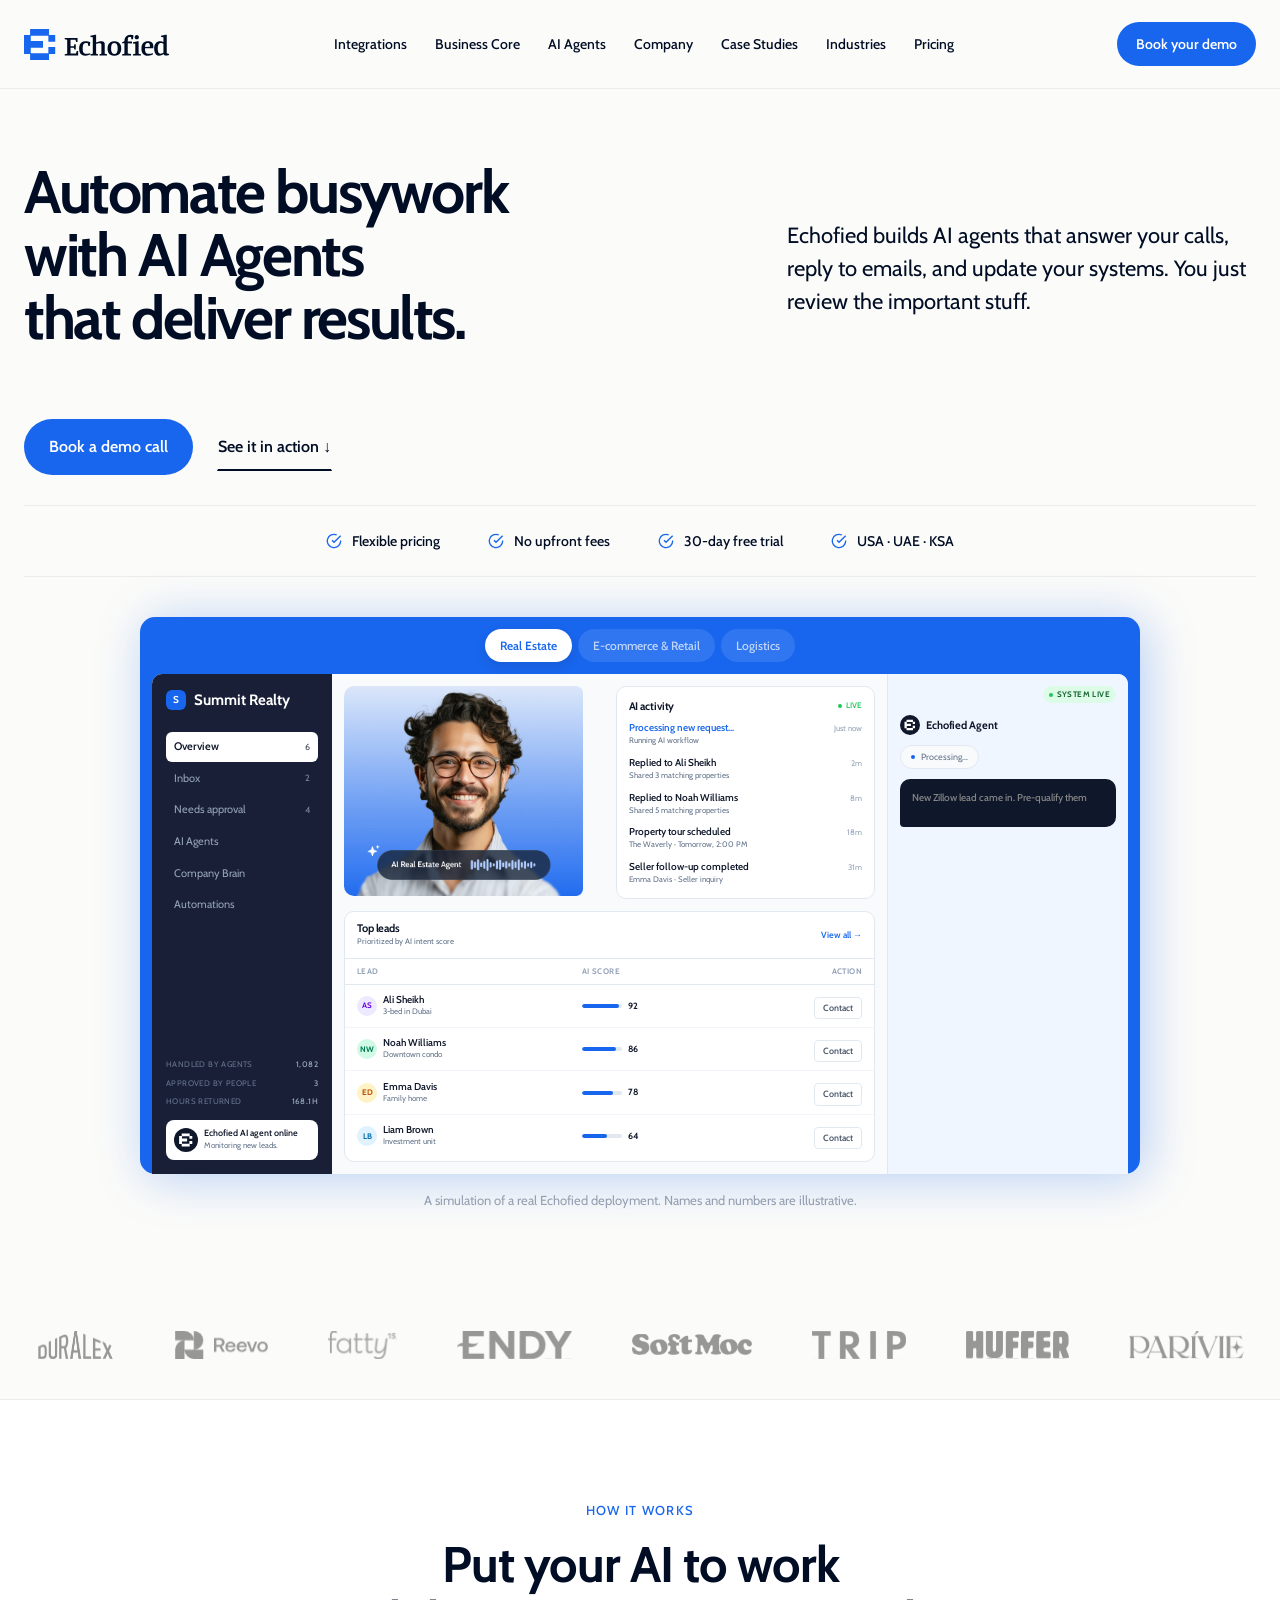
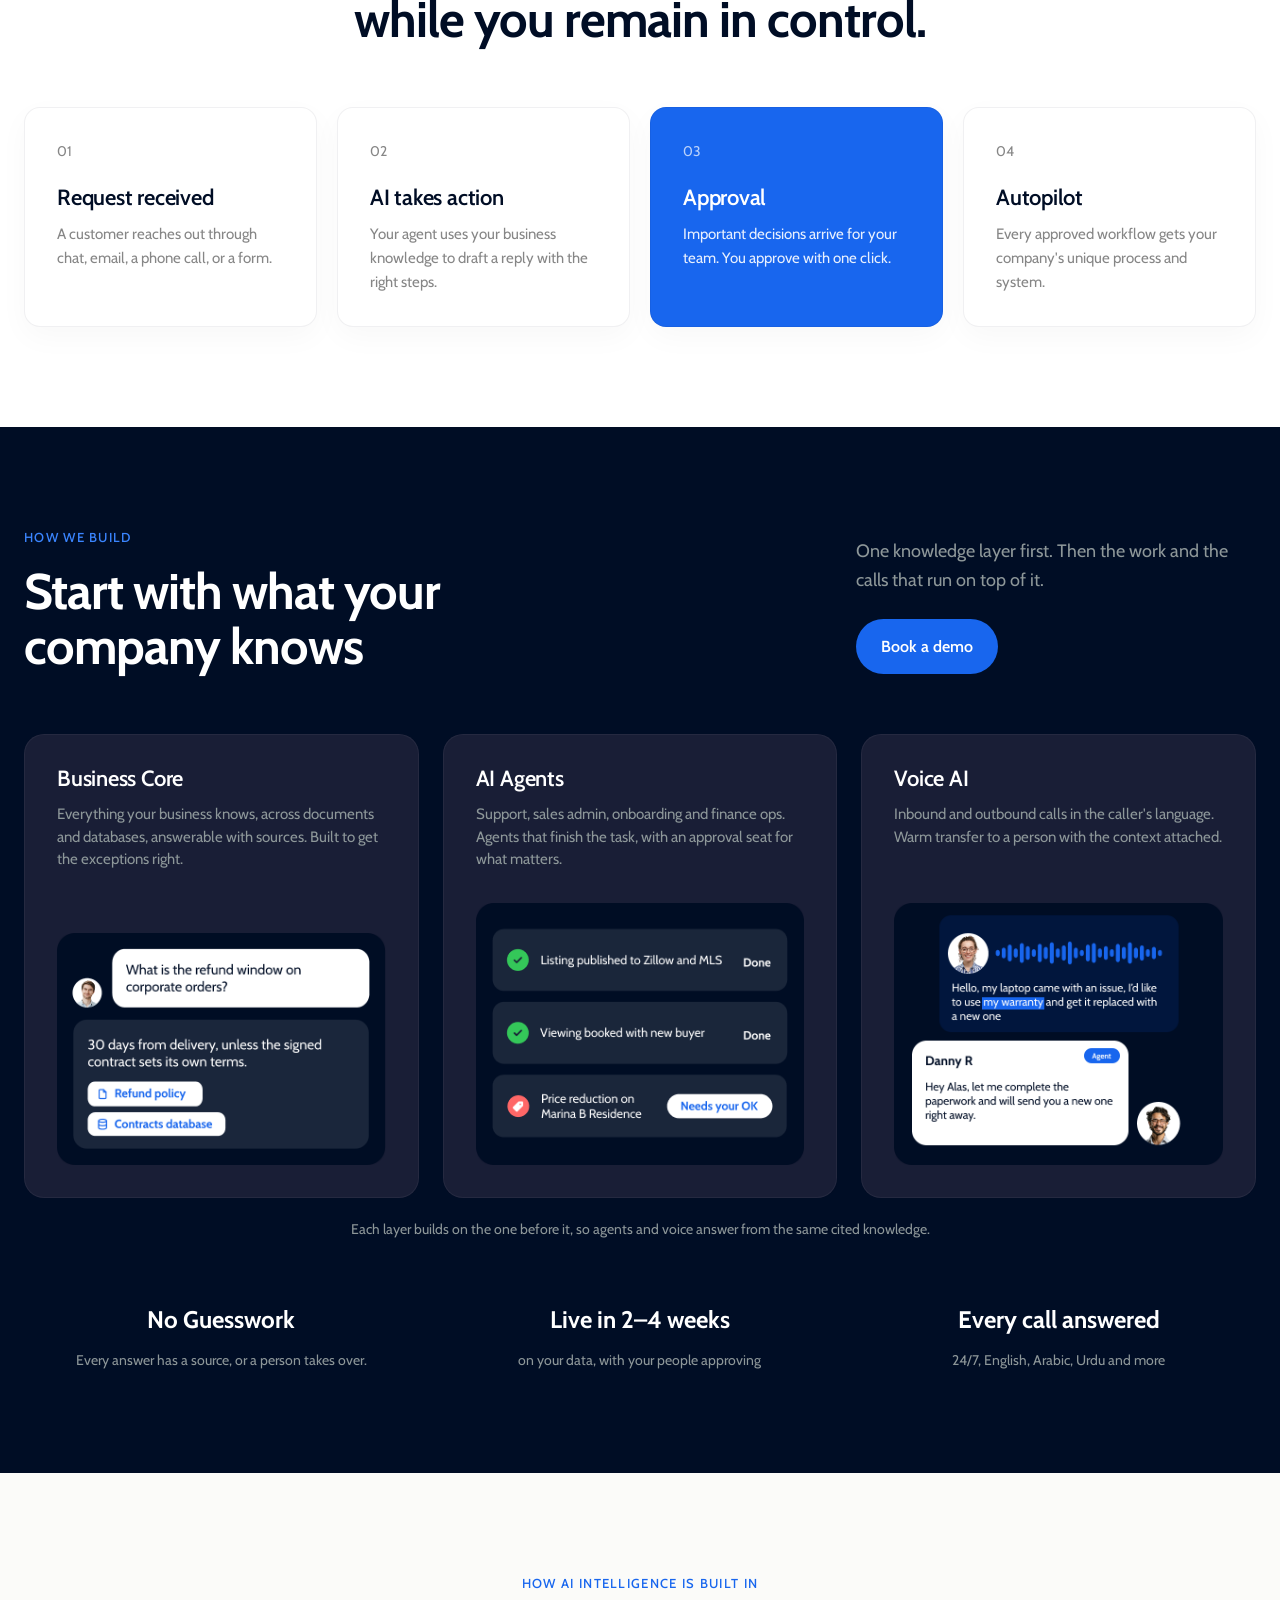
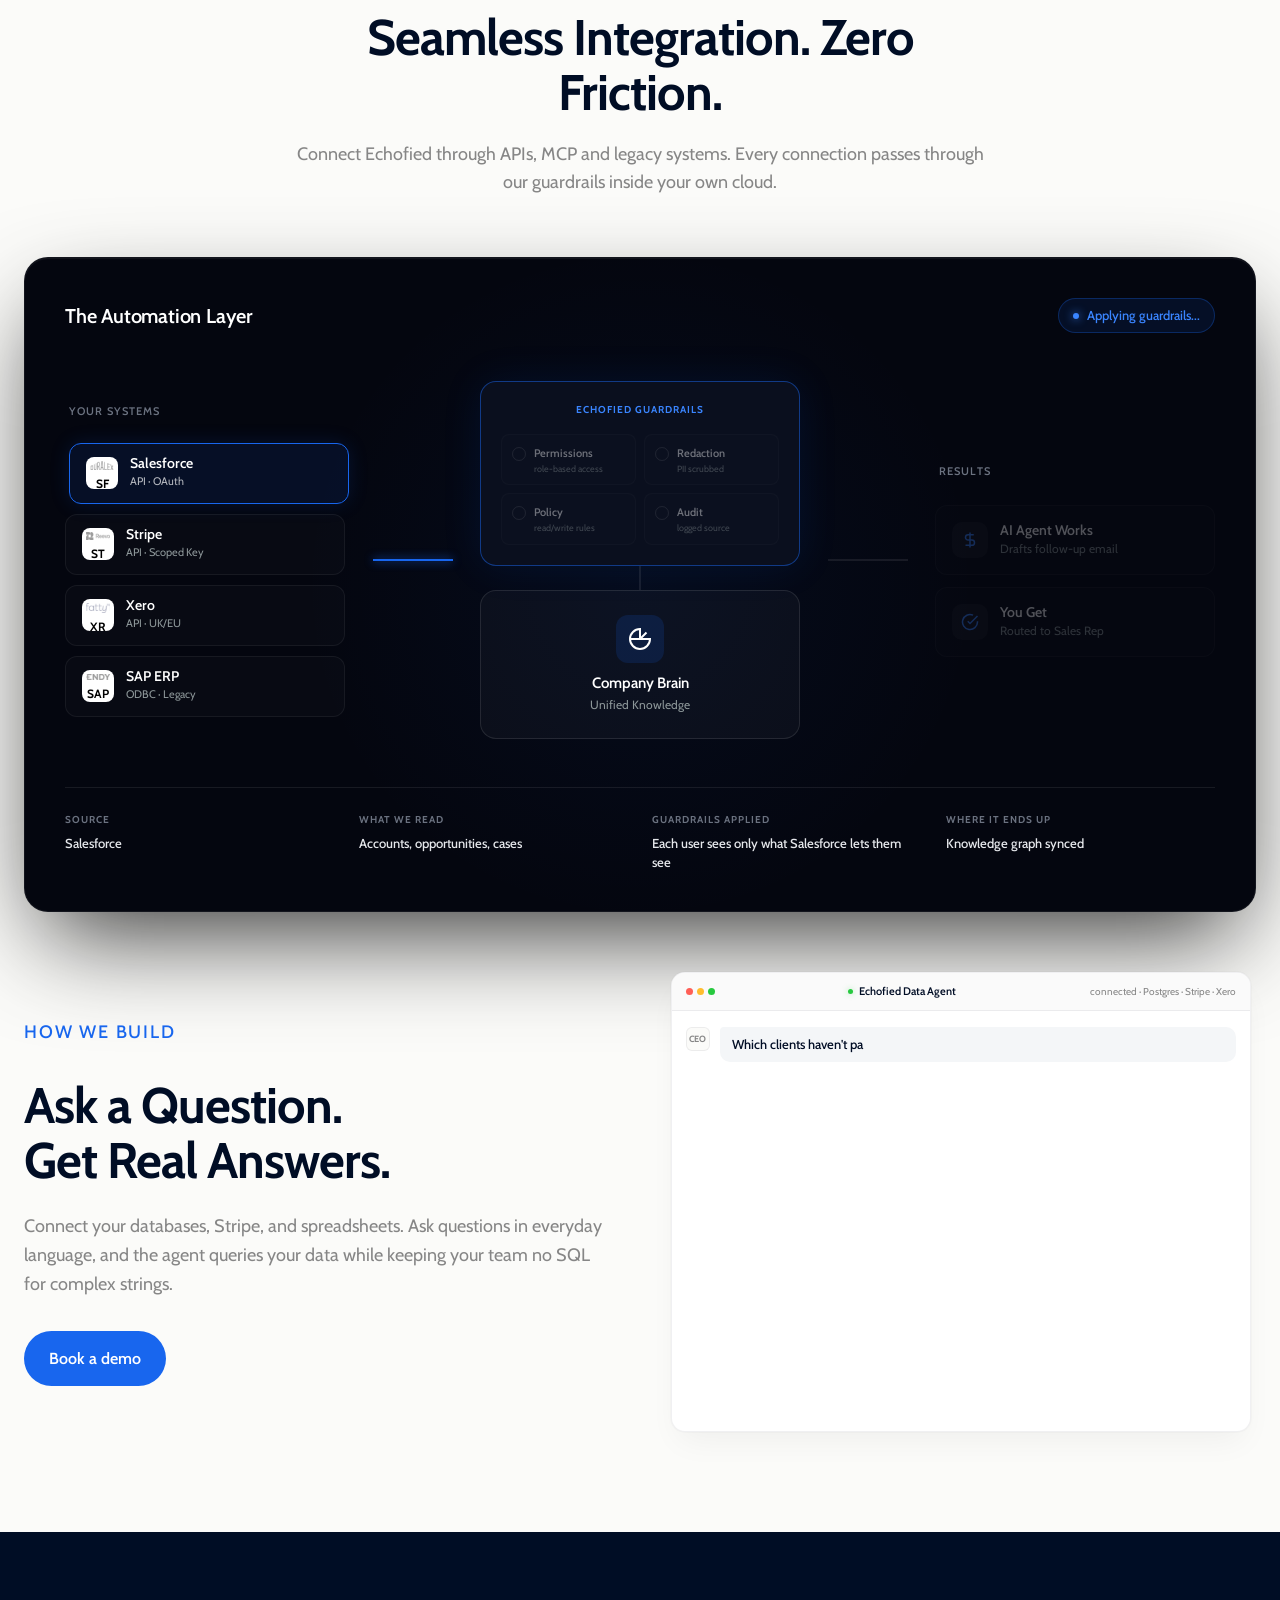
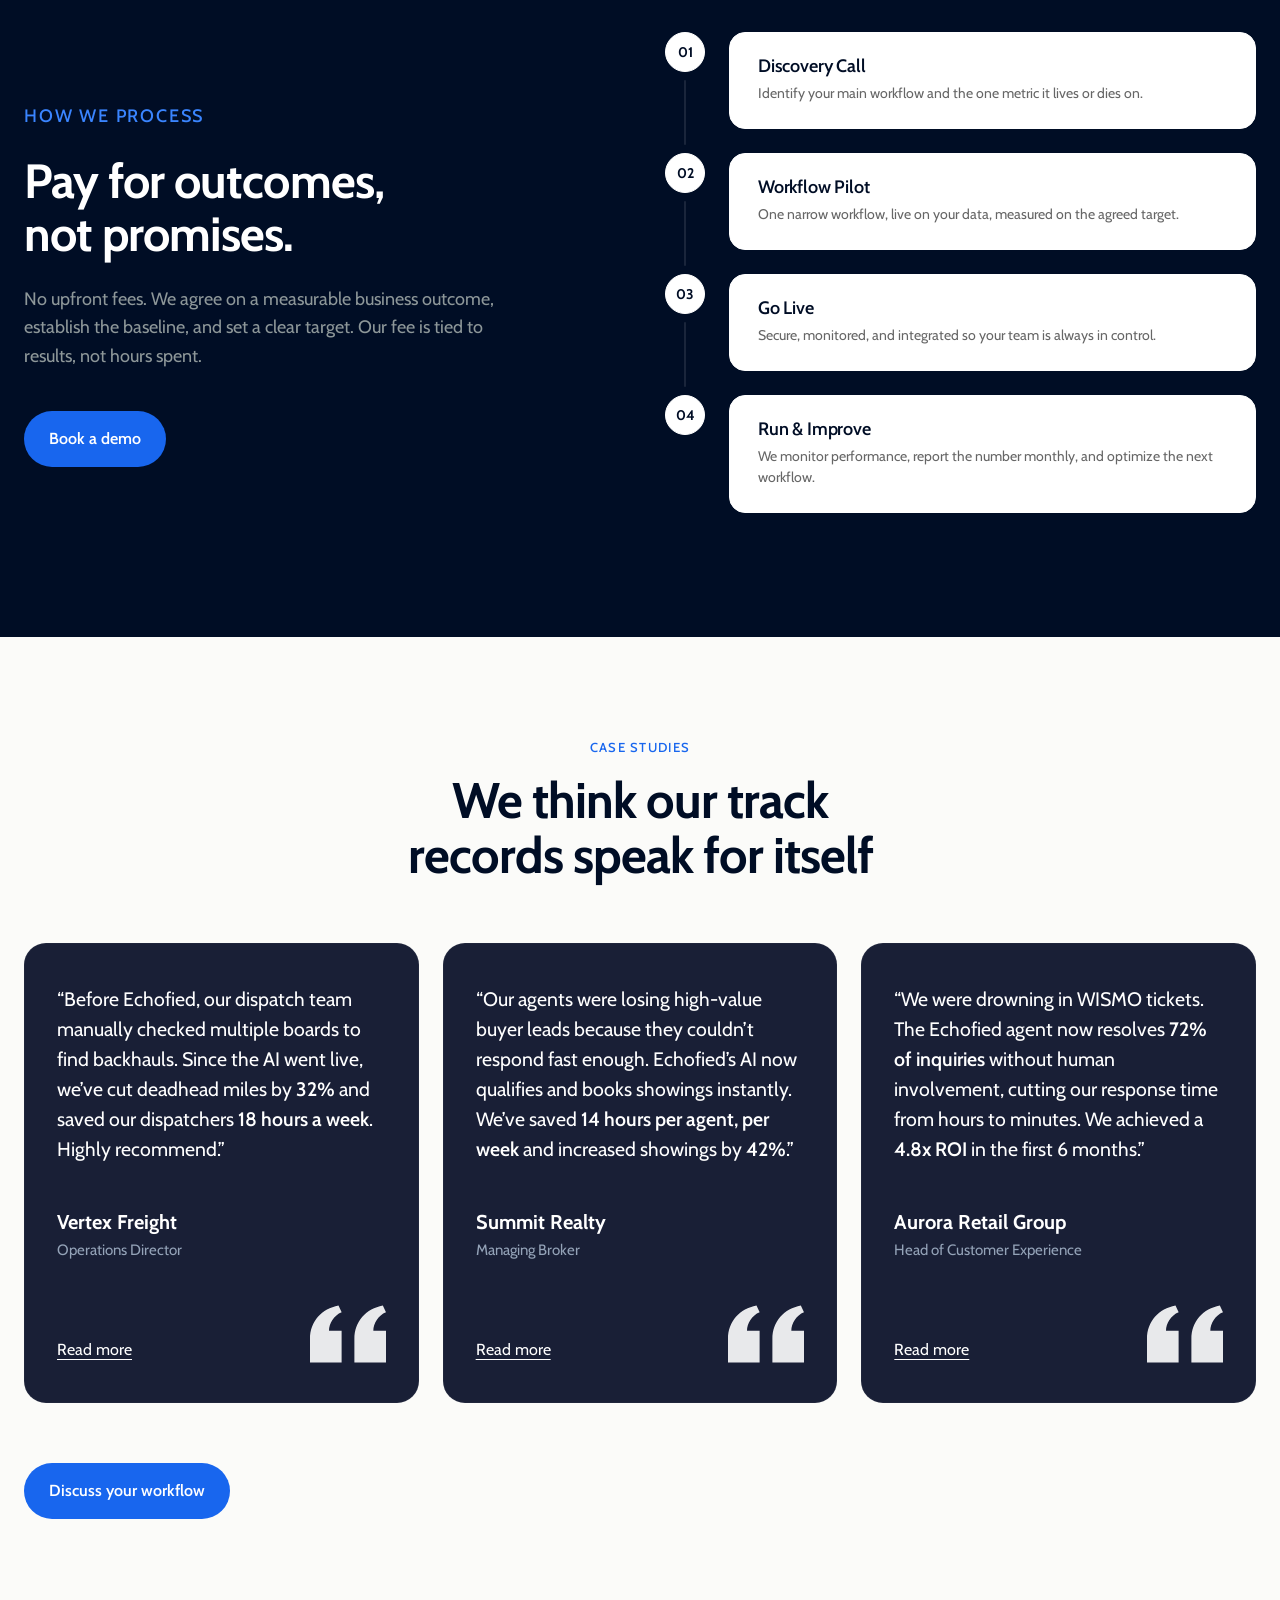
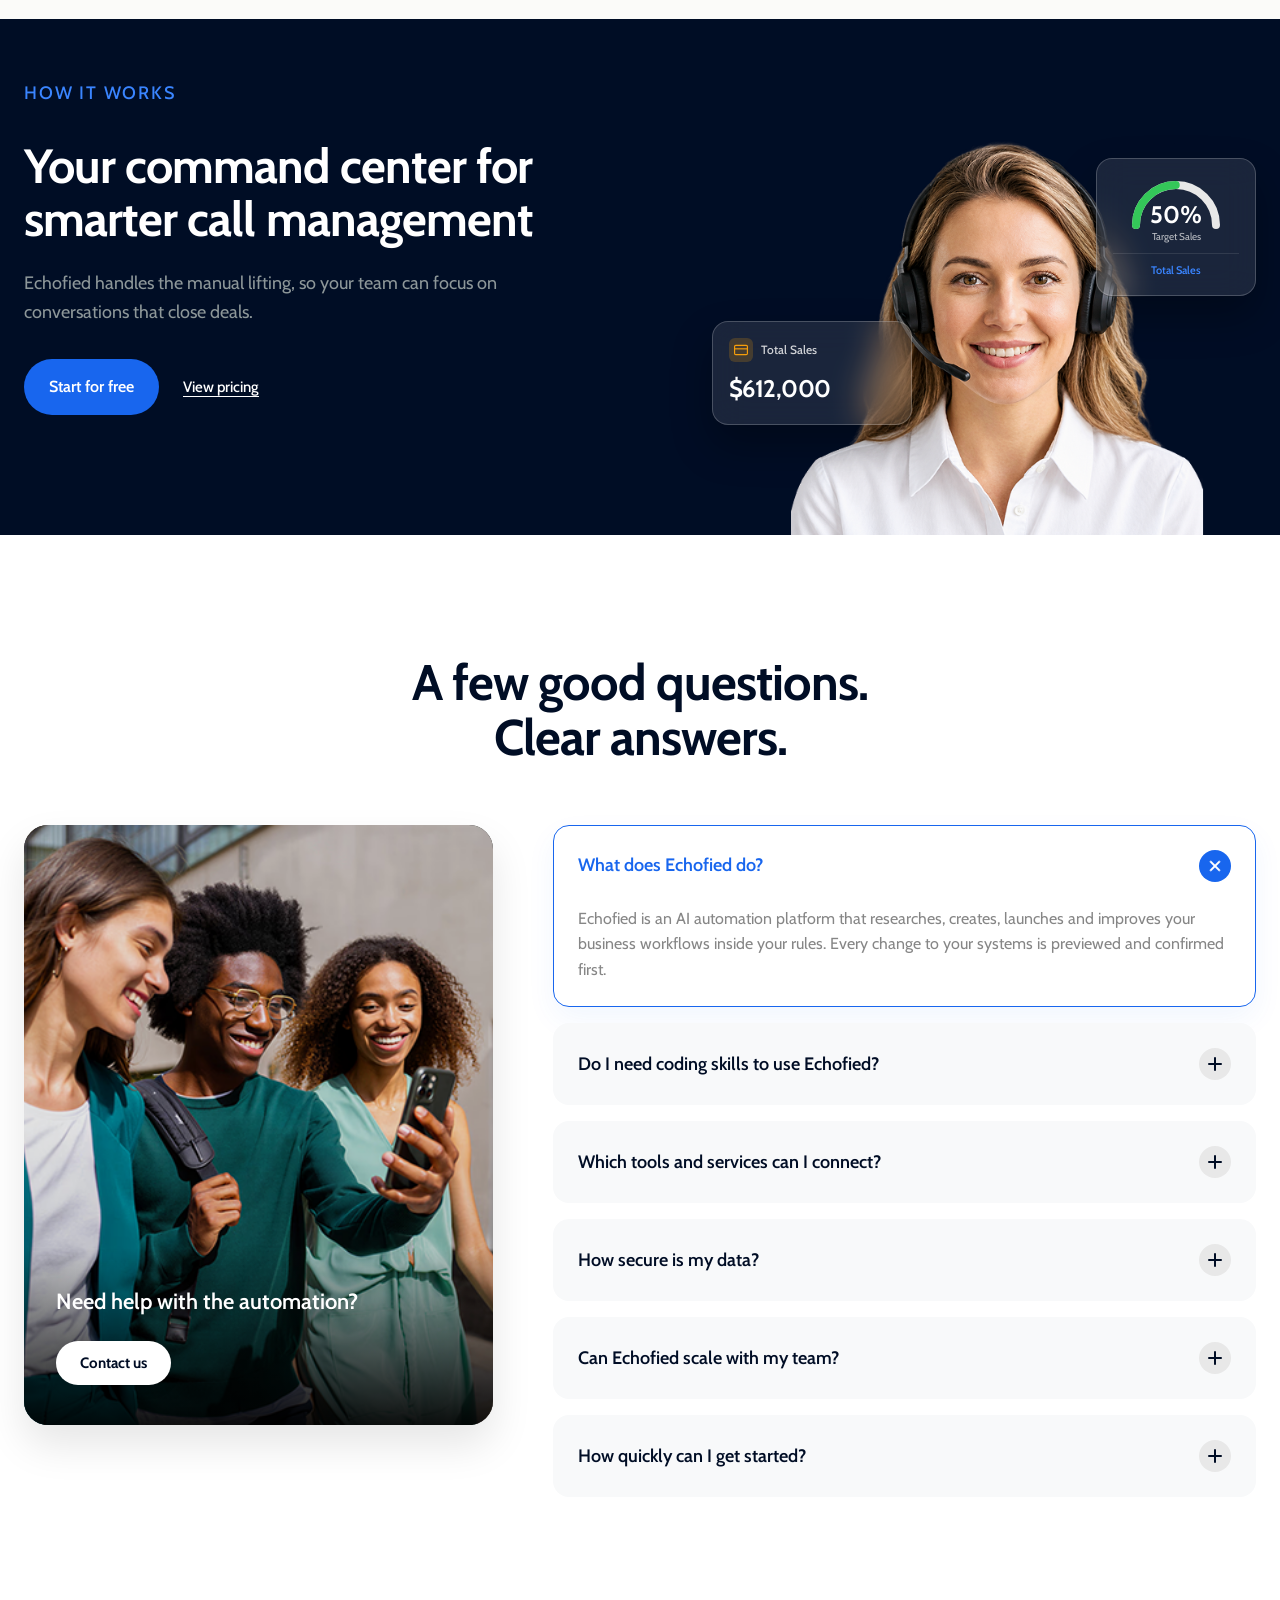
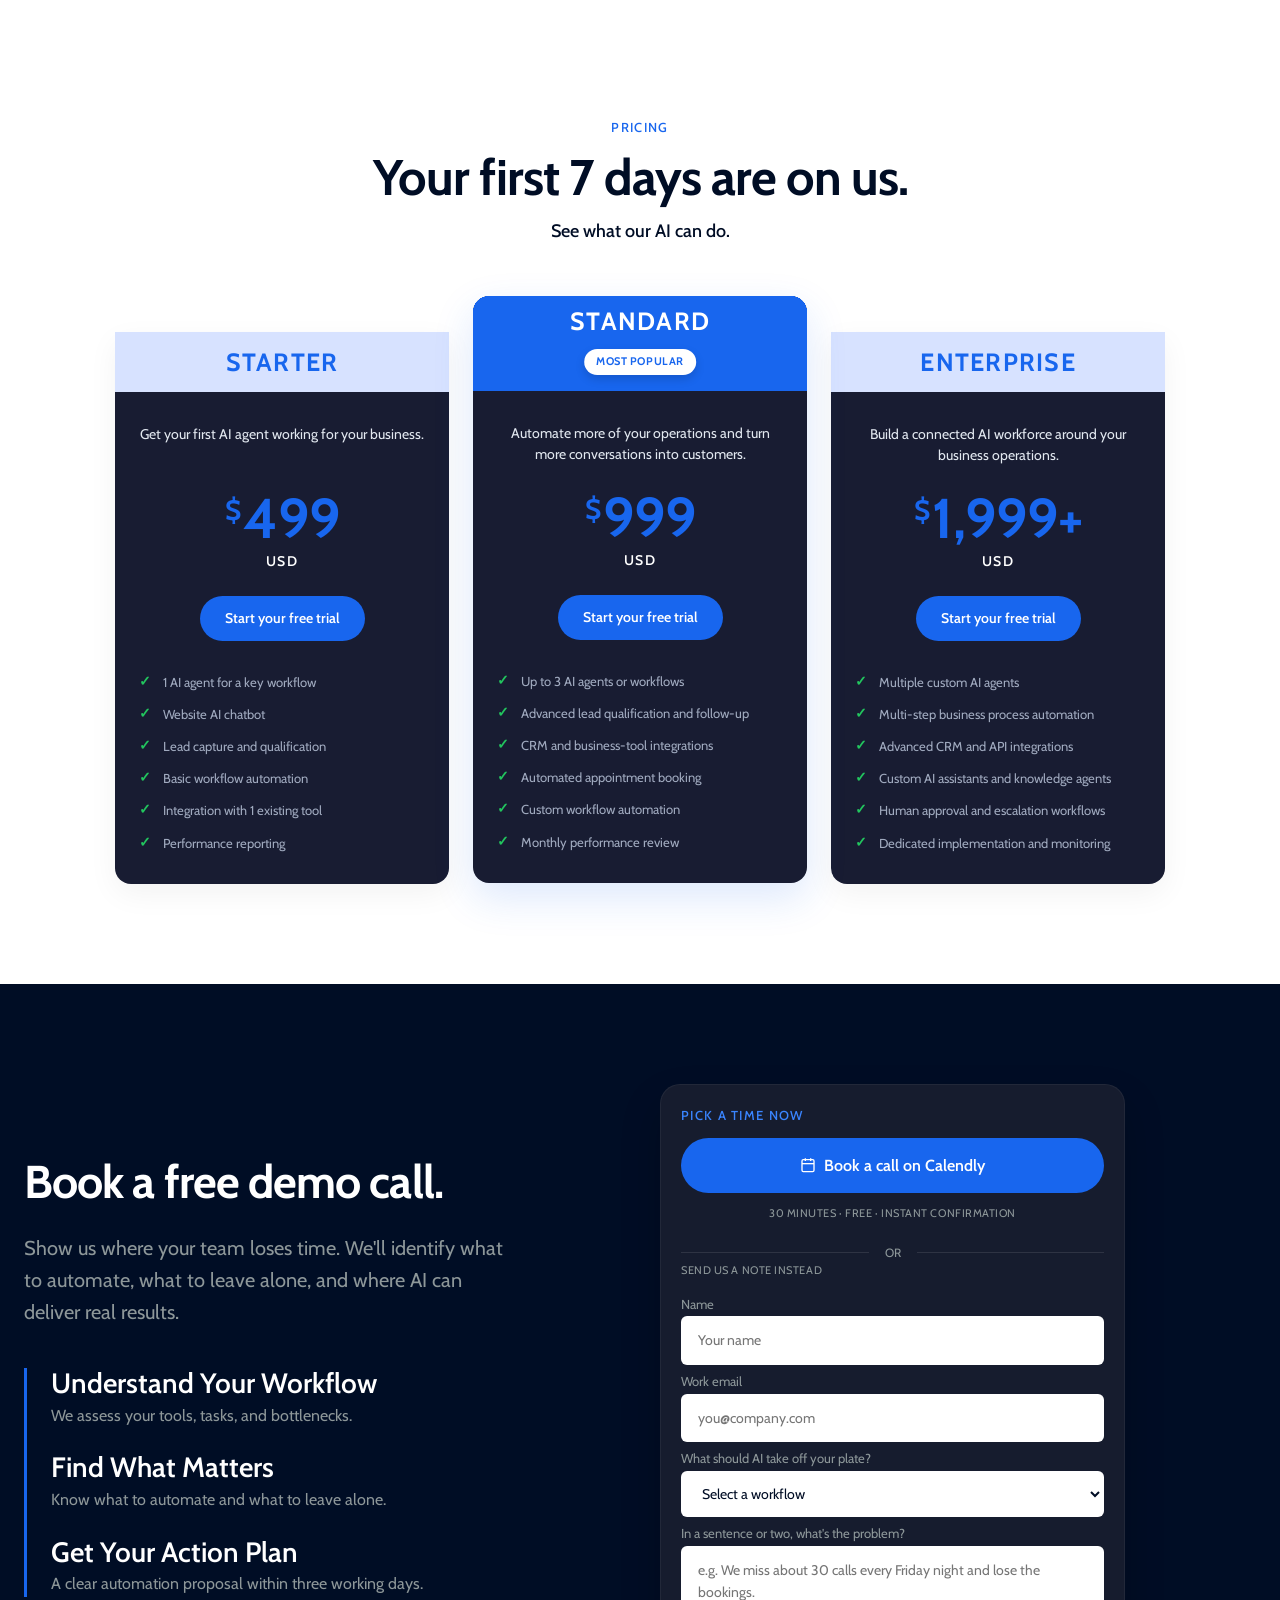
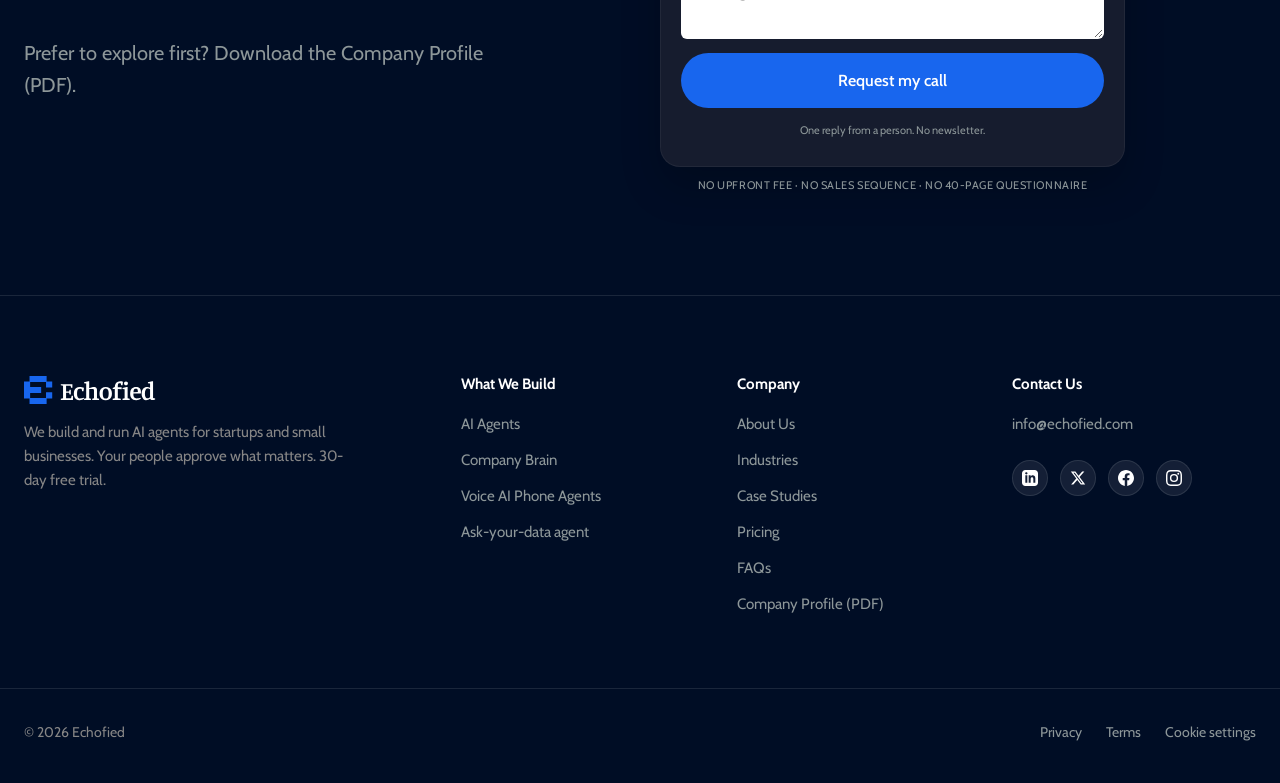
<file: index.html>
<!DOCTYPE html>
<html lang="en">
<head>
  <meta charset="UTF-8" />
  <meta name="viewport" content="width=device-width, initial-scale=1.0" />
  <meta name="theme-color" content="#FBFBF9" />

  <title>Echofied - AI agents for startups and small businesses</title>
  <meta name="description" content="Echofied builds AI agents that research, create, launch and improve your campaigns inside your rules. Every change is previewed and confirmed first." />
  <link rel="canonical" href="https://echofied.com/" />

  <!-- Open Graph -->
  <meta property="og:type" content="website" />
  <meta property="og:title" content="Echofied — AI Agents for startups and small businesses" />
  <meta property="og:description" content="AI agents that research, create, launch and improve your campaigns inside your rules." />
  <meta property="og:url" content="https://echofied.com/" />
  <meta property="og:image" content="https://echofied.com/assets/img/og-image.png" />
  
  <!-- Fonts -->
  <link rel="preconnect" href="https://fonts.googleapis.com">
  <link rel="preconnect" href="https://fonts.gstatic.com" crossorigin>
  <link href="https://fonts.googleapis.com/css2?family=Cabin:wght@400;500;600;700&family=Inter:wght@400;500;600&display=swap" rel="stylesheet">

  <link rel="icon" type="image/svg+xml" href="/assets/img/favicon.svg" />
  <link rel="stylesheet" href="/assets/css/styles.css" />
</head>
<body>

  <!-- HEADER -->
  <header class="site-header" id="siteHeader">
    <div class="container header-inner">
      <a class="brand" href="#top">
        <img src="/assets/img/logo.svg">
      </a>
      
      <nav class="nav" aria-label="Primary">
        <a href="#integrations">Integrations</a>
        <a href="#business-core">Business Core</a>
        <a href="#ai-agents">AI Agents</a>
        <a href="#company">Company</a>
        <a href="#case-studies">Case Studies</a>
        <a href="#industries">Industries</a>
        <a href="#pricing">Pricing</a>
      </nav>

      <div class="header-actions">
        <a class="btn btn-primary btn-sm" href="#contact">Book your demo</a>
      </div>

      <button class="nav-toggle" aria-label="Open menu" aria-expanded="false">
        <span></span><span></span><span></span>
      </button>
    </div>
    <div class="mobile-nav" id="mobileNav" hidden>
      <a href="#integrations">Integrations</a>
      <a href="#business-core">Business Core</a>
      <a href="#ai-agents">AI Agents</a>
      <a href="#company">Company</a>
      <a href="#case-studies">Case Studies</a>
      <a href="#industries">Industries</a>
      <a href="#pricing">Pricing</a>
      <a class="btn btn-primary" href="#contact">Book your demo</a>
    </div>
  </header>

  <main id="main">
    <!-- HERO -->
    <section class="hero" id="top">
      <div class="container hero-inner">
        <div class="hero-grid">
          <!-- Left: Massive Headline -->
          <div class="hero-content">
            <h1>Automate busywork<br>with AI Agents<br>that deliver results.</h1>
          </div>
          <!-- Right: Simple Explanation -->
          <div class="hero-right">
            <p class="hero-sub">Echofied builds AI agents that answer your calls, reply to emails, and update your systems. You just review the important stuff.</p>
          </div>
        </div>

        <div class="hero-grid hero-ctas">
          <a href="#contact" class="btn btn-primary">Book a demo call</a>
          <a href="#demo" class="btn btn-ghost">See it in action ↓</a>
        </div>

        <!-- Bottom: Horizontal Trust Bar -->
        <div class="hero-trust-bar">
          <div class="check-item">
            <svg width="16" height="16" viewBox="0 0 24 24" fill="none" stroke="#1866EE" stroke-width="2"><path d="M22 11.08V12a10 10 0 1 1-5.93-9.14"></path><polyline points="22 4 12 14.01 9 11.01"></polyline></svg>
            <span>Flexible pricing</span>
          </div>
          <div class="check-item">
            <svg width="16" height="16" viewBox="0 0 24 24" fill="none" stroke="#1866EE" stroke-width="2"><path d="M22 11.08V12a10 10 0 1 1-5.93-9.14"></path><polyline points="22 4 12 14.01 9 11.01"></polyline></svg>
            <span>No upfront fees</span>
          </div>
          <div class="check-item">
            <svg width="16" height="16" viewBox="0 0 24 24" fill="none" stroke="#1866EE" stroke-width="2"><path d="M22 11.08V12a10 10 0 1 1-5.93-9.14"></path><polyline points="22 4 12 14.01 9 11.01"></polyline></svg>
            <span>30-day free trial</span>
          </div>
          <div class="check-item">
            <svg width="16" height="16" viewBox="0 0 24 24" fill="none" stroke="#1866EE" stroke-width="2"><path d="M22 11.08V12a10 10 0 1 1-5.93-9.14"></path><polyline points="22 4 12 14.01 9 11.01"></polyline></svg>
            <span>USA · UAE · KSA</span>
          </div>
        </div>

        <!-- ANIMATED DASHBOARD MOCKUP (Injected) -->
        <div id="hero-mockup-container"></div>
        <p class="mockup-disclaimer">A simulation of a real Echofied deployment. Names and numbers are illustrative.</p>
      </div>
    </section>

    <!-- LOGO CLOUD -->
    <section class="logo-cloud">
      <div class="container">
        <div class="logo-grid reveal">
          <img src="/assets/img/brand-1.svg" alt="Brand 1" loading="lazy" />
          <img src="/assets/img/brand-2.svg" alt="Brand 2" loading="lazy" />
          <img src="/assets/img/brand-3.svg" alt="Brand 3" loading="lazy" />
          <img src="/assets/img/brand-4.svg" alt="Brand 4" loading="lazy" />
          <img src="/assets/img/brand-5.svg" alt="Brand 5" loading="lazy" />
          <img src="/assets/img/brand-6.svg" alt="Brand 6" loading="lazy" />
          <img src="/assets/img/brand-7.svg" alt="Brand 7" loading="lazy" />
          <img src="/assets/img/brand-8.svg" alt="Brand 8" loading="lazy" />
        </div>
      </div>
    </section>

    <!-- HOW IT WORKS -->
    <section class="how-it-works" id="how-it-works">
      <div class="container">
        <div class="section-header reveal">
          <p class="eyebrow">HOW IT WORKS</p>
          <h2>Put your AI to work<br>while you remain in control.</h2>
        </div>

        <div class="cards-grid reveal">
          <div class="how-card">
            <span class="num">01</span>
            <h3>Request received</h3>
            <p>A customer reaches out through chat, email, a phone call, or a form.</p>
          </div>
          <div class="how-card">
            <span class="num">02</span>
            <h3>AI takes action</h3>
            <p>Your agent uses your business knowledge to draft a reply with the right steps.</p>
          </div>
          <div class="how-card active">
            <span class="num">03</span>
            <h3>Approval</h3>
            <p>Important decisions arrive for your team. You approve with one click.</p>
          </div>
          <div class="how-card">
            <span class="num">04</span>
            <h3>Autopilot</h3>
            <p>Every approved workflow gets your company's unique process and system.</p>
          </div>
        </div>
      </div>
    </section>

    <!-- DARK SECTION: HOW WE BUILD -->
    <section class="dark-section build-section" id="business-core">
      <div class="container">
        <div class="split-header reveal">
          <div>
            <p class="eyebrow text-blue">HOW WE BUILD</p>
            <h2>Start with what your<br>company knows</h2>
          </div>
          <div class="split-right">
            <p>One knowledge layer first. Then the work and the calls that run on top of it.</p>
            <a href="#contact" class="btn btn-primary">Book a demo</a>
          </div>
        </div>

        <div class="build-grid reveal">
          
          <!-- 1. Business Core -->
          <div class="build-card-premium">
            <h3>Business Core</h3>
            <p>Everything your business knows, across documents and databases, answerable with sources. Built to get the exceptions right.</p>
            <img src="assets/img/how-card-1.png">
          </div>

          <!-- 2. AI Agents -->
          <div class="build-card-premium">
            <h3>AI Agents</h3>
            <p>Support, sales admin, onboarding and finance ops. Agents that finish the task, with an approval seat for what matters.</p>
            <img src="assets/img/how-card-2.png">
          </div>

          <!-- 3. Voice AI -->
          <div class="build-card-premium">
            <h3>Voice AI</h3>
            <p>Inbound and outbound calls in the caller's language. Warm transfer to a person with the context attached.</p>
            <img src="assets/img/how-card-3.png">
          </div>

        </div>

        <!-- NEW: Added missing disclaimer text -->
        <p class="build-disclaimer reveal">Each layer builds on the one before it, so agents and voice answer from the same cited knowledge.</p>

        <!-- UPDATED: Trust bar with exact grid alignment -->
        <div class="trust-bar build-trust-bar reveal">
          <div class="trust-item">
            <strong>No Guesswork</strong>
            <span>Every answer has a source, or a person takes over.</span>
          </div>
          <div class="trust-item">
            <strong>Live in 2–4 weeks</strong>
            <span>on your data, with your people approving</span>
          </div>
          <div class="trust-item">
            <strong>Every call answered</strong>
            <span>24/7, English, Arabic, Urdu and more</span>
          </div>
        </div>
      </div>
    </section>

    <!-- INTEGRATIONS -->
    <section class="integrations-section" id="integrations">
      <div class="container">
        <div class="section-header reveal">
          <p class="eyebrow">HOW AI INTELLIGENCE IS BUILT IN</p>
          <h2>Seamless Integration. Zero Friction.</h2>
          <p class="sub">Connect Echofied through APIs, MCP and legacy systems. Every connection passes through our guardrails inside your own cloud.</p>
        </div>

        <div class="integration-wrapper reveal" id="integrationAnimationWrapper">
          
          <div class="integration-header">
            <h3>The Automation Layer</h3>
            <div class="status-pill">
              <span class="status-dot"></span> <span id="integrationStatus">Select a system to begin</span>
            </div>
          </div>

          <div class="flow-layout">
            
            <!-- LEFT: DATA SOURCES -->
            <div class="flow-sources">
              <div class="col-label">Your Systems</div>
              
              <button class="source-node active" data-key="salesforce">
                <div class="node-icon" style="color:#00A1E0">
                  <img src="/assets/img/brand-1.svg" alt="Salesforce"">
                  <span class="fallback-text">SF</span>
                </div>
                <div class="node-text"><h4>Salesforce</h4><p>API · OAuth</p></div>
              </button>
              
              <button class="source-node" data-key="stripe">
                <div class="node-icon" style="color:#635BFF">
                  <img src="/assets/img/brand-2.svg" alt="Stripe"">
                  <span class="fallback-text">ST</span>
                </div>
                <div class="node-text"><h4>Stripe</h4><p>API · Scoped Key</p></div>
              </button>
              
              <button class="source-node" data-key="xero">
                <div class="node-icon" style="color:#13B5EA">
                  <img src="/assets/img/brand-3.svg" alt="Xero"">
                  <span class="fallback-text">XR</span>
                </div>
                <div class="node-text"><h4>Xero</h4><p>API · UK/EU</p></div>
              </button>
              
              <button class="source-node" data-key="sap">
                <div class="node-icon" style="color:#0FAAFF">
                  <img src="/assets/img/brand-4.svg" alt="SAP"">
                  <span class="fallback-text">SAP</span>
                </div>
                <div class="node-text"><h4>SAP ERP</h4><p>ODBC · Legacy</p></div>
              </button>
            </div>

            <!-- THE CONNECTING TRACK (Left) -->
            <div class="flow-track track-left" id="track-left">
              <div class="track-line"></div>
              <div class="data-packet"></div>
            </div>

            <!-- CENTER: THE ECHOFIED CORE -->
            <div class="flow-core">
              
              <!-- Security Guardrails -->
              <div class="core-guardrails" id="securityShield">
                <div class="shield-header">Echofied Guardrails</div>
                <div class="shield-steps">
                  <div class="shield-step" id="sh-1">
                    <div class="step-check"></div>
                    <div class="step-text"><h6>Permissions</h6><p>role-based access</p></div>
                  </div>
                  <div class="shield-step" id="sh-2">
                    <div class="step-check"></div>
                    <div class="step-text"><h6>Redaction</h6><p>PII scrubbed</p></div>
                  </div>
                  <div class="shield-step" id="sh-3">
                    <div class="step-check"></div>
                    <div class="step-text"><h6>Policy</h6><p>read/write rules</p></div>
                  </div>
                  <div class="shield-step" id="sh-4">
                    <div class="step-check"></div>
                    <div class="step-text"><h6>Audit</h6><p>logged source</p></div>
                  </div>
                </div>
              </div>

              <!-- Internal Track -->
              <div class="core-internal-track">
                <div class="track-line" id="internal-line"></div>
                <div class="data-packet" id="internal-packet"></div>
              </div>

              <!-- The Brain -->
              <div class="core-brain" id="brainNode">
                <div class="brain-glow"></div>
                <div class="brain-icon">
                  <svg width="24" height="24" viewBox="0 0 24 24" fill="none" stroke="#fff" stroke-width="2"><path d="M12 2a10 10 0 1 0 10 10H12V2z"></path><path d="M12 12 2.1 12.1"></path><path d="M12 12 18.5 5.5"></path></svg>
                </div>
                <h4>Company Brain</h4>
                <p>Unified Knowledge</p>
              </div>

            </div>

            <!-- THE CONNECTING TRACK (Right) -->
            <div class="flow-track track-right" id="track-right">
              <div class="track-line"></div>
              <div class="data-packet"></div>
            </div>

            <!-- RIGHT: ACTIONS / OUTPUTS -->
            <div class="flow-outputs">
              <div class="col-label">Results</div>
              
              <div class="output-node" id="out-1">
                <div class="out-icon">
                  <svg width="18" height="18" viewBox="0 0 24 24" fill="none" stroke="currentColor" stroke-width="2"><path d="M12 2v20M17 5H9.5a3.5 3.5 0 0 0 0 7h5a3.5 3.5 0 0 1 0 7H6"/></svg>
                </div>
                <div class="out-text">
                  <h4 id="out-1-title">AI Agent</h4>
                  <p id="out-1-text">Drafts follow-up</p>
                </div>
              </div>

              <div class="output-node" id="out-2">
                <div class="out-icon">
                  <svg width="18" height="18" viewBox="0 0 24 24" fill="none" stroke="currentColor" stroke-width="2"><path d="M22 11.08V12a10 10 0 1 1-5.93-9.14"></path><polyline points="22 4 12 14.01 9 11.01"></polyline></svg>
                </div>
                <div class="out-text">
                  <h4 id="out-2-title">Approval Seat</h4>
                  <p id="out-2-text">Routed to human</p>
                </div>
              </div>
            </div>

          </div>

          <!-- Bottom Explainer -->
          <div class="explainer-strip">
            <div class="exp-box">
              <h5>Source</h5>
              <p id="explain-title">Salesforce</p>
            </div>
            <div class="exp-box">
              <h5>What we read</h5>
              <p id="explain-read">Accounts, opportunities, cases</p>
            </div>
            <div class="exp-box">
              <h5>Guardrails applied</h5>
              <p id="explain-guardrails">Each user sees only what they have access to.</p>
            </div>
            <div class="exp-box">
              <h5>Where it ends up</h5>
              <p id="explain-outcome">Knowledge graph synced</p>
            </div>
          </div>

        </div>

        <!-- Ask Data Section -->
        <div class="ask-data-grid reveal">
          <div class="ask-content">
            <p class="eyebrow">HOW WE BUILD</p>
            <h2>Ask a Question.<br>Get Real Answers.</h2>
            <p>Connect your databases, Stripe, and spreadsheets. Ask questions in everyday language, and the agent queries your data while keeping your team no SQL for complex strings.</p>
            <a href="#contact" class="btn btn-primary">Book a demo</a>
          </div>
          
          <div class="ask-data-mockup" id="askDataMockup">
            <!-- Terminal Header -->
            <div class="terminal-header">
              <div class="terminal-dots"><span class="terminal-dot"></span><span class="terminal-dot"></span><span class="terminal-dot"></span></div>
              <div class="terminal-title"><span class="status-dot"></span> Echofied Data Agent</div>
              <div class="terminal-meta">connected · Postgres · Stripe · Xero</div>
            </div>

            <!-- Terminal Body -->
            <div class="terminal-body" id="terminalBody">
              <!-- User Question -->
              <div class="user-prompt">
                <div class="prompt-avatar">CEO</div>
                <div class="prompt-bubble">
                  <span id="askQuestionText"></span><span class="typing-cursor" id="askCursor"></span>
                </div>
              </div>

              <!-- NEW: Processing State -->
              <div class="processing-state" id="processingState">
                <div class="processing-dots"><span></span><span></span><span></span></div>
                <div class="processing-text" id="processingText">Scanning 14,280 records...</div>
              </div>

              <!-- AI Response -->
              <div class="ai-response" id="aiResponse">
                <div class="ai-avatar">
                  <img src="/assets/img/favicon.svg" alt="Echofied" style="width: 18px; height: 18px; object-fit: contain;">
                </div>
                
                <div class="ai-content">
                  <p class="ai-text" id="aiSummaryText"></p>
                  
                  <!-- Data Card (Dynamic) -->
                  <div class="insight-card" id="insightCard">
                    <h5 id="insightTitle">Data</h5>
                    <table class="insight-table">
                      <thead id="insightThead">
                        <!-- Injected via JS -->
                      </thead>
                      <tbody id="insightTbody">
                        <!-- Injected via JS -->
                      </tbody>
                    </table>
                    <div class="insight-total">
                      <p id="insightTotalLabel">Total</p>
                      <strong id="insightTotalValue">$0</strong>
                    </div>
                  </div>

                  <!-- Action -->
                  <button class="ai-action-btn" id="aiActionBtn">
                    <svg width="14" height="14" viewBox="0 0 24 24" fill="none" stroke="currentColor" stroke-width="2"><path d="M21 15v4a2 2 0 0 1-2 2H5a2 2 0 0 1-2-2v-4"></path><polyline points="7 10 12 15 17 10"></polyline><line x1="12" y1="15" x2="12" y2="3"></line></svg>
                    <span id="aiActionText">Export</span>
                  </button>
                </div>
              </div>
            </div>
          </div>

        </div>
      </div>
    </section>

    <!-- HOW WE PROCESS (Dark) -->
    <section class="dark-section process-section" id="pricing">
      <div class="container">
        <div class="process-grid">
          
          <!-- Left Content -->
          <div class="process-content reveal">
            <p class="eyebrow text-blue">HOW WE PROCESS</p>
            <h2>Pay for outcomes,<br>not promises.</h2>
            <p>No upfront fees. We agree on a measurable business outcome, establish the baseline, and set a clear target. Our fee is tied to results, not hours spent.</p>
            <a href="#contact" class="btn btn-primary">Book a demo</a>
          </div>
          
          <!-- Right Content (The Process Steps) -->
          <div class="process-steps reveal">
            
            <!-- Step 1 -->
            <div class="process-step">
              <div class="step-indicator">
                <div class="step-number">01</div>
                <div class="step-line"></div>
              </div>
              <div class="step-card">
                <div class="step-content">
                  <h3>Discovery Call</h3>
                  <p>Identify your main workflow and the one metric it lives or dies on.</p>
                </div>
              </div>
            </div>

            <!-- Step 2 -->
            <div class="process-step">
              <div class="step-indicator">
                <div class="step-number">02</div>
                <div class="step-line"></div>
              </div>
              <div class="step-card">
                <div class="step-content">
                  <h3>Workflow Pilot</h3>
                  <p>One narrow workflow, live on your data, measured on the agreed target.</p>
                </div>
              </div>
            </div>

            <!-- Step 3 -->
            <div class="process-step">
              <div class="step-indicator">
                <div class="step-number">03</div>
                <div class="step-line"></div>
              </div>
              <div class="step-card">
                <div class="step-content">
                  <h3>Go Live</h3>
                  <p>Secure, monitored, and integrated so your team is always in control.</p>
                </div>
              </div>
            </div>

            <!-- Step 4 -->
            <div class="process-step">
              <div class="step-indicator">
                <div class="step-number">04</div>
                <!-- No line on the last step -->
              </div>
              <div class="step-card">
                <div class="step-content">
                  <h3>Run & Improve</h3>
                  <p>We monitor performance, report the number monthly, and optimize the next workflow.</p>
                </div>
              </div>
            </div>

          </div>
        </div>
      </div>
    </section>

    <!-- CASE STUDIES -->
    <section class="case-studies" id="case-studies">
      <div class="container">
        <div class="section-header center reveal">
          <p class="eyebrow">CASE STUDIES</p>
          <h2>We think our track<br>records speak for itself</h2>
        </div>

        <div class="case-grid reveal">
          
          <!-- Logistics -->
          <a href="/case-logistics.html" class="case-card-new">
            <div class="case-quote">
              “Before Echofied, our dispatch team manually checked multiple boards to find backhauls. Since the AI went live, we’ve cut deadhead miles by <strong>32%</strong> and saved our dispatchers <strong>18 hours a week</strong>. Highly recommend.”
            </div>
            
            <div class="case-author">
              <h4>Vertex Freight</h4>
              <p>Operations Director</p>
            </div>

            <div class="case-footer">
              <span class="case-link">Read more</span>
              <svg class="quote-icon" viewBox="0 0 24 24" fill="currentColor" xmlns="http://www.w3.org/2000/svg">
                <path d="M14.017 21v-7.391c0-5.704 3.731-9.57 8.983-10.609l.995 2.151c-2.432.917-3.995 3.638-3.995 5.849h4v10h-9.983zm-14.017 0v-7.391c0-5.704 3.748-9.57 9-10.609l.996 2.151c-2.433.917-3.996 3.638-3.996 5.849h3.983v10h-9.983z"/>
              </svg>
            </div>
          </a>

          <!-- Real Estate -->
          <a href="/case-realestate.html" class="case-card-new">
            <div class="case-quote">
              “Our agents were losing high-value buyer leads because they couldn’t respond fast enough. Echofied’s AI now qualifies and books showings instantly. We’ve saved <strong>14 hours per agent, per week</strong> and increased showings by <strong>42%</strong>.”
            </div>
            
            <div class="case-author">
              <h4>Summit Realty</h4>
              <p>Managing Broker</p>
            </div>

            <div class="case-footer">
              <span class="case-link">Read more</span>
              <svg class="quote-icon" viewBox="0 0 24 24" fill="currentColor" xmlns="http://www.w3.org/2000/svg">
                <path d="M14.017 21v-7.391c0-5.704 3.731-9.57 8.983-10.609l.995 2.151c-2.432.917-3.995 3.638-3.995 5.849h4v10h-9.983zm-14.017 0v-7.391c0-5.704 3.748-9.57 9-10.609l.996 2.151c-2.433.917-3.996 3.638-3.996 5.849h3.983v10h-9.983z"/>
              </svg>
            </div>
          </a>

          <!-- E-commerce -->
          <a href="/case-ecommerce.html" class="case-card-new">
            <div class="case-quote">
              “We were drowning in WISMO tickets. The Echofied agent now resolves <strong>72% of inquiries</strong> without human involvement, cutting our response time from hours to minutes. We achieved a <strong>4.8x ROI</strong> in the first 6 months.”
            </div>
            
            <div class="case-author">
              <h4>Aurora Retail Group</h4>
              <p>Head of Customer Experience</p>
            </div>

            <div class="case-footer">
              <span class="case-link">Read more</span>
              <svg class="quote-icon" viewBox="0 0 24 24" fill="currentColor" xmlns="http://www.w3.org/2000/svg">
                <path d="M14.017 21v-7.391c0-5.704 3.731-9.57 8.983-10.609l.995 2.151c-2.432.917-3.995 3.638-3.995 5.849h4v10h-9.983zm-14.017 0v-7.391c0-5.704 3.748-9.57 9-10.609l.996 2.151c-2.433.917-3.996 3.638-3.996 5.849h3.983v10h-9.983z"/>
              </svg>
            </div>
          </a>

        </div>
        
        <div class="center-cta reveal" style="margin-top: 60px;">
          <a href="#contact" class="btn btn-primary">Discuss your workflow</a>
        </div>
      </div>
    </section>

    <!-- COMMAND CENTER (Dark) -->
    <section class="dark-section command-center" style="padding-top: 60px; padding-bottom: 0; overflow: hidden; position: relative;">
      <div class="container">
        <div class="command-layout">
          
          <!-- Left Content -->
          <div class="command-text" style="padding-bottom: 120px;">
            <p class="eyebrow text-blue">HOW IT WORKS</p>
            <h2>Your command center for<br>smarter call management</h2>
            <p>Echofied handles the manual lifting, so your team can focus on conversations that close deals.</p>
            <div class="command-actions">
              <a href="#contact" class="btn btn-primary">Start for free</a>
              <a href="#pricing" class="link-underline">View pricing</a>
            </div>
          </div>

          <!-- Right Visual (Image + Floating Cards) -->
          <div class="command-visual" style="position: relative; align-self: end; margin-bottom: -2px">
            
            <!-- The Agent Image -->
            <img src="/assets/img/command-center.png" alt="Call Management Dashboard" style="display: block; width: 100%; max-width: 500px; height: auto; margin: 0 auto;" />

            <!-- Floating UI Card 1: Gauge -->
            <div class="float-card card-gauge">
              <div class="gauge-wrap">
                <svg viewBox="0 0 100 50" class="gauge-svg">
                  <path d="M 10 50 A 40 40 0 0 1 90 50" fill="none" stroke="#E8E8E8" stroke-width="8" stroke-linecap="round"/>
                  <path d="M 10 50 A 40 40 0 0 1 90 50" fill="none" stroke="#34C759" stroke-width="8" stroke-linecap="round" stroke-dasharray="125" stroke-dashoffset="62.5" />
                </svg>
                <div class="gauge-text">
                  <strong>50%</strong>
                  <span>Target Sales</span>
                </div>
              </div>
              <div class="gauge-label">Total Sales</div>
            </div>

            <!-- Floating UI Card 2: Revenue -->
            <div class="float-card card-revenue">
              <div class="rev-header">
                <div class="rev-icon">
                  <svg width="14" height="14" viewBox="0 0 24 24" fill="none" stroke="#F59E0B" stroke-width="2"><rect x="1" y="4" width="22" height="16" rx="2" ry="2"></rect><line x1="1" y1="10" x2="23" y2="10"></line></svg>
                </div>
                <span>Total Sales</span>
              </div>
              <div class="rev-value">$612,000</div>
            </div>

          </div>
        </div>
      </div>
    </section>

    <!-- FAQ -->
    <section class="faq-section" id="company">
      <div class="container">
        <div class="section-header reveal">
          <h2>A few good questions.<br>Clear answers.</h2>
        </div>

        <div class="faq-grid reveal">
          
          <!-- Left Side: The Image -->
          <div class="faq-image">
            <img src="/assets/img/faq-team.png" alt="Echofied Team" />
            <div class="faq-image-overlay">
              <p>Need help with the automation?</p>
              <!-- Replace the old button with this one -->
              <a href="#contact" class="faq-contact-btn">Contact us</a>
            </div>
          </div>
          
          <!-- Right Side: The Accordion -->
          <div class="faq-accordion">
            <details open>
              <summary>What does Echofied do? <span class="icon">
                      <svg width="14" height="14" viewBox="0 0 14 14" fill="none" stroke="currentColor" stroke-width="2" stroke-linecap="round">
                        <line x1="7" y1="1" x2="7" y2="13"></line>
                        <line x1="1" y1="7" x2="13" y2="7"></line>
                      </svg>
              </span></summary>
              <div class="faq-content">
                <div>
                  <p>Echofied is an AI automation platform that researches, creates, launches and improves your business workflows inside your rules. Every change to your systems is previewed and confirmed first.</p>
                </div>
              </div>
            </details>
            <details>
              <summary>Do I need coding skills to use Echofied? <span class="icon">
                      <svg width="14" height="14" viewBox="0 0 14 14" fill="none" stroke="currentColor" stroke-width="2" stroke-linecap="round">
                        <line x1="7" y1="1" x2="7" y2="13"></line>
                        <line x1="1" y1="7" x2="13" y2="7"></line>
                      </svg>
              </span></summary>
              <div class="faq-content">
                <div>
                  <p>No. The platform is designed for operators and founders. You describe what you want in plain English, and the AI builds the workflow and connects the tools.</p>
                </div>
              </div>
            </details>
            <details>
              <summary>Which tools and services can I connect? <span class="icon">
                      <svg width="14" height="14" viewBox="0 0 14 14" fill="none" stroke="currentColor" stroke-width="2" stroke-linecap="round">
                        <line x1="7" y1="1" x2="7" y2="13"></line>
                        <line x1="1" y1="7" x2="13" y2="7"></line>
                      </svg>
              </span></summary>
              <div class="faq-content">
                <div>
                  <p>We integrate with Salesforce, HubSpot, Stripe, Xero, Shopify, Slack, and any tool with an open API or standard database connection. We also support legacy systems via SFTP and ODBC.</p>
                </div>
              </div>
            </details>
            <details>
              <summary>How secure is my data? <span class="icon">
                      <svg width="14" height="14" viewBox="0 0 14 14" fill="none" stroke="currentColor" stroke-width="2" stroke-linecap="round">
                        <line x1="7" y1="1" x2="7" y2="13"></line>
                        <line x1="1" y1="7" x2="13" y2="7"></line>
                      </svg>
              </span></summary>
              <div class="faq-content">
                <div>
                  <p>Data is encrypted in transit and at rest. Access is scoped per user, PII is redacted before storage, and every read/write action is logged with its source for full auditability.</p>
                </div>
              </div>
            </details>
            <details>
              <summary>Can Echofied scale with my team? <span class="icon">
                      <svg width="14" height="14" viewBox="0 0 14 14" fill="none" stroke="currentColor" stroke-width="2" stroke-linecap="round">
                        <line x1="7" y1="1" x2="7" y2="13"></line>
                        <line x1="1" y1="7" x2="13" y2="7"></line>
                      </svg>
              </span></summary>
              <div class="faq-content">
                <div>
                  <p>Yes. You can invite unlimited team members, set granular permission levels, and manage multiple client workspaces across different regions.</p>
                </div>
              </div>
            </details>
            <details>
              <summary>How quickly can I get started? <span class="icon">
                      <svg width="14" height="14" viewBox="0 0 14 14" fill="none" stroke="currentColor" stroke-width="2" stroke-linecap="round">
                        <line x1="7" y1="1" x2="7" y2="13"></line>
                        <line x1="1" y1="7" x2="13" y2="7"></line>
                      </svg>
              </span></summary>
              <div class="faq-content">
                <div>
                  <p>Most clients go live in 2 to 4 weeks, depending on the complexity of their workflows and the number of integrations required.</p>
                </div>
              </div>
            </details>
          </div>

        </div>
      </div>
    </section>

    <!-- PRICING -->
    <section class="pricing-section" id="pricing">
      <div class="container">
        <div class="section-header reveal" style="margin-bottom: 50px;">
          <p class="eyebrow" style="margin-bottom: 12px;">PRICING</p>
          <h2 style="margin-bottom: 12px;">Your first 7 days are on us.</h2>
          <p class="sub" style="color: var(--text-main); font-weight: 500;">See what our AI can do.</p>
        </div>

        <div class="pricing-grid reveal">
          
          <!-- Starter Plan -->
          <div class="pricing-card">
            <div class="pricing-card-header">STARTER</div>
            <div class="pricing-card-body">
              <p class="pricing-desc">Get your first AI agent working for your business.</p>
              <div class="pricing-price"><span>$</span>499</div>
              <div class="pricing-currency">USD</div>
              <a href="#contact" class="btn btn-primary pricing-btn">Start your free trial</a>
              <ul class="pricing-features">
                <li>1 AI agent for a key workflow</li>
                <li>Website AI chatbot</li>
                <li>Lead capture and qualification</li>
                <li>Basic workflow automation</li>
                <li>Integration with 1 existing tool</li>
                <li>Performance reporting</li>
              </ul>
            </div>
          </div>

          <!-- Standard Plan (Highlighted) -->
          <div class="pricing-card is-popular">
            <div class="pricing-card-header">
              <span>STANDARD</span>
              <div class="popular-badge">MOST POPULAR</div>
            </div>
            <div class="pricing-card-body">
              <p class="pricing-desc">Automate more of your operations and turn more conversations into customers.</p>
              <div class="pricing-price"><span>$</span>999</div>
              <div class="pricing-currency">USD</div>
              <a href="#contact" class="btn btn-primary pricing-btn">Start your free trial</a>
              <ul class="pricing-features">
                <li>Up to 3 AI agents or workflows</li>
                <li>Advanced lead qualification and follow-up</li>
                <li>CRM and business-tool integrations</li>
                <li>Automated appointment booking</li>
                <li>Custom workflow automation</li>
                <li>Monthly performance review</li>
              </ul>
            </div>
          </div>

          <!-- Enterprise Plan -->
          <div class="pricing-card">
            <div class="pricing-card-header">ENTERPRISE</div>
            <div class="pricing-card-body">
              <p class="pricing-desc">Build a connected AI workforce around your business operations.</p>
              <div class="pricing-price"><span>$</span>1,999+</div>
              <div class="pricing-currency">USD</div>
              <a href="#contact" class="btn btn-primary pricing-btn">Start your free trial</a>
              <ul class="pricing-features">
                <li>Multiple custom AI agents</li>
                <li>Multi-step business process automation</li>
                <li>Advanced CRM and API integrations</li>
                <li>Custom AI assistants and knowledge agents</li>
                <li>Human approval and escalation workflows</li>
                <li>Dedicated implementation and monitoring</li>
              </ul>
            </div>
          </div>

        </div>
      </div>
    </section>
    
    <!-- CTA / CONTACT -->
    <section class="dark-section cta-section" id="contact">
      <div class="container">
        <div class="cta-grid reveal">
          
          <!-- Left Side: Content -->
          <div class="cta-content">
            <h2>Book a free demo call.</h2>
            <p>Show us where your team loses time. We'll identify what to automate, what to leave alone, and where AI can deliver real results.</p>
            
            <div class="cta-steps">
              <div class="cta-step">
                <h4>Understand Your Workflow</h4>
                <p>We assess your tools, tasks, and bottlenecks.</p>
              </div>
              <div class="cta-step">
                <h4>Find What Matters</h4>
                <p>Know what to automate and what to leave alone.</p>
              </div>
              <div class="cta-step">
                <h4>Get Your Action Plan</h4>
                <p>A clear automation proposal within three working days.</p>
              </div>
            </div>
            
            <p class="cta-note">Prefer to explore first? Download the Company Profile (PDF).</p>
          </div>

          <!-- Right Side: The Form -->
          <div style="max-width: 465px;">
            <div class="cta-form-wrapper">
              <form class="cta-form" id="contactForm" novalidate>
                
                <div class="form-head">
                  <span class="eyebrow text-blue" style="margin-bottom: 12px; display: block;">PICK A TIME NOW</span>
                  
                  <a href="#" class="btn btn-primary" style="width:100%; justify-content:center; margin-bottom: 12px;">
                    <svg width="16" height="16" viewBox="0 0 24 24" fill="none" stroke="currentColor" stroke-width="2" style="margin-right:8px;"><rect x="3" y="4" width="18" height="18" rx="2" ry="2"></rect><line x1="16" y1="2" x2="16" y2="6"></line><line x1="8" y1="2" x2="8" y2="6"></line><line x1="3" y1="10" x2="21" y2="10"></line></svg>
                    Book a call on Calendly
                  </a>
                  
                  <p class="calendly-note">30 MINUTES · FREE · INSTANT CONFIRMATION</p>
                  
                  <div class="divider"><span>OR</span></div>
                  <p class="form-sub">SEND US A NOTE INSTEAD</p>
                </div>

                <label>
                  <span>Name</span>
                  <input type="text" name="name" required placeholder="Your name" />
                </label>
                
                <label>
                  <span>Work email</span>
                  <input type="email" name="email" required placeholder="you@company.com" />
                </label>
                
                <label>
                  <span>What should AI take off your plate?</span>
                  <select name="topic">
                    <option value="">Select a workflow</option>
                    <option value="support">Customer questions and support</option>
                    <option value="sales">Sales follow-ups</option>
                    <option value="ops">Back-office operations</option>
                  </select>
                </label>
                
                <label>
                  <span>In a sentence or two, what's the problem?</span>
                  <textarea name="message" rows="3" placeholder="e.g. We miss about 30 calls every Friday night and lose the bookings."></textarea>
                </label>
                
                <button class="btn btn-primary" type="submit" style="width:100%; margin-top: 8px;">Request my call</button>
                
                <p class="form-note">One reply from a person. No newsletter.</p>
                <p class="form-status" role="status" aria-live="polite"></p>
              </form>
            </div>
            <!-- MOVED TEXT: Now sits under the form inside the wrapper -->
            <p class="cta-bottom-note" style="margin-top: 10px; margin-bottom: 0;">No upfront fee · No sales sequence · No 40-page questionnaire</p>
          </div>
        </div>
      </div>
    </section>
  </main>

  <!-- FOOTER -->
  <footer class="site-footer">
    <div class="container footer-inner">
      <div class="footer-brand">
        <a class="brand" href="#top">
          <img src="/assets/img/logo_white_blue_e.svg" alt="Echofied Logo" style="height: 28px; width: auto;">
        </a>
        <p>We build and run AI agents for startups and small businesses. Your people approve what matters. 30-day free trial.</p>
      </div>
      
      <div class="footer-cols">
        <div>
          <h4>What We Build</h4>
          <a href="#">AI Agents</a>
          <a href="#">Company Brain</a>
          <a href="#">Voice AI Phone Agents</a>
          <a href="#">Ask-your-data agent</a>
        </div>
        <div>
          <h4>Company</h4>
          <a href="#">About Us</a>
          <a href="#">Industries</a>
          <a href="#">Case Studies</a>
          <a href="#">Pricing</a>
          <a href="#">FAQs</a>
          <a href="#">Company Profile (PDF)</a>
        </div>
        <div>
          <h4>Contact Us</h4>
          <a href="mailto:info@echofied.com">info@echofied.com</a>
          
          <!-- NEW LOCATION FOR SOCIAL LINKS -->
          <div class="social-links">
            <a href="https://www.linkedin.com/company/echofiedautomations/" target="_blank" aria-label="LinkedIn">
              <svg viewBox="0 0 24 24" fill="currentColor" xmlns="http://www.w3.org/2000/svg">
                <path d="M19 0h-14c-2.761 0-5 2.239-5 5v14c0 2.761 2.239 5 5 5h14c2.762 0 5-2.239 5-5v-14c0-2.761-2.238-5-5-5zm-11 19h-3v-11h3v11zm-1.5-12.268c-.966 0-1.75-.79-1.75-1.764s.784-1.764 1.75-1.764 1.75.79 1.75 1.764-.783 1.764-1.75 1.764zm13.5 12.268h-3v-5.604c0-3.368-4-3.113-4 0v5.604h-3v-11h3v1.765c1.396-2.586 7-2.777 7 2.476v6.759z"/>
              </svg>
            </a>
            <a href="https://x.com" target="_blank" aria-label="X">
              <svg viewBox="0 0 24 24" fill="currentColor" xmlns="http://www.w3.org/2000/svg">
                <path d="M18.244 2.25h3.308l-7.227 8.26 8.502 11.24H16.17l-5.214-6.817L4.99 21.75H1.68l7.73-8.835L1.254 2.25H8.08l4.713 6.231zm-1.161 17.52h1.833L7.084 4.126H5.117z"/>
              </svg>
            </a>
            
            <!-- NEW: Facebook Icon -->
            <a href="https://facebook.com" target="_blank" aria-label="Facebook">
              <svg viewBox="0 0 24 24" fill="currentColor" xmlns="http://www.w3.org/2000/svg">
                <path d="M24 12.073c0-6.627-5.373-12-12-12s-12 5.373-12 12c0 5.99 4.388 10.954 10.125 11.854v-8.385H7.078v-3.47h3.047V9.43c0-3.007 1.792-4.669 4.533-4.669 1.312 0 2.686.235 2.686.235v2.953H15.83c-1.491 0-1.956.925-1.956 1.874v2.25h3.328l-.532 3.47h-2.796v8.385C19.612 23.027 24 18.062 24 12.073z"/>
              </svg>
            </a>
            
            <!-- NEW: Instagram Icon -->
            <a href="https://instagram.com" target="_blank" aria-label="Instagram">
              <svg viewBox="0 0 24 24" fill="currentColor" xmlns="http://www.w3.org/2000/svg">
                <path d="M12 2.163c3.204 0 3.584.012 4.85.07 3.252.148 4.771 1.691 4.919 4.919.058 1.265.069 1.645.069 4.849 0 3.205-.012 3.584-.069 4.849-.149 3.225-1.664 4.771-4.919 4.919-1.266.058-1.644.07-4.85.07-3.204 0-3.584-.012-4.849-.07-3.26-.149-4.771-1.699-4.919-4.92-.058-1.265-.07-1.644-.07-4.849 0-3.204.013-3.583.07-4.849.149-3.227 1.664-4.771 4.919-4.919 1.266-.057 1.645-.069 4.849-.069zM12 0C8.741 0 8.333.014 7.053.072 2.695.272.273 2.69.073 7.052.014 8.333 0 8.741 0 12c0 3.259.014 3.668.072 4.948.2 4.358 2.618 6.78 6.98 6.98C8.333 23.986 8.741 24 12 24c3.259 0 3.668-.014 4.948-.072 4.354-.2 6.782-2.618 6.979-6.98.059-1.28.073-1.689.073-4.948 0-3.259-.014-3.667-.072-4.947-.196-4.354-2.617-6.78-6.979-6.98C15.668.014 15.259 0 12 0zm0 5.838a6.162 6.162 0 100 12.324 6.162 6.162 0 000-12.324zM12 16a4 4 0 110-8 4 4 0 010 8zm6.406-11.845a1.44 1.44 0 100 2.881 1.44 1.44 0 000-2.881z"/>
              </svg>
            </a>
          </div>
        </div>
      </div>
    </div>
    
    <div class="container footer-bottom">
      <p>© 2026 Echofied</p>
      <div class="footer-legal">
        <a href="#">Privacy</a>
        <a href="#">Terms</a>
        <a href="#">Cookie settings</a>
      </div>
    </div>
  </footer>

  <!-- Hero Scripts -->
  <script src="/assets/js/hero-data.js" defer></script>
  <script src="/assets/js/hero-engine.js" defer></script>
  
  <!-- Integrations Scripts (NEW) -->
  <script src="/assets/js/integrations-data.js" defer></script>
  <script src="/assets/js/integrations-engine.js" defer></script>

  <!-- Ask Data Scripts (NEW) -->
  <script src="/assets/js/ask-data-engine.js" defer></script>

  <!-- Main Init -->
  <script src="/assets/js/main.js" defer></script>

  <script>
    // The HTML string for the mockup wrapper
    const mockupHTML = `
      <div class="hero-mockup-wrapper reveal" id="demo" style="scroll-margin-top: 100px;">
        
        <div class="mockup-tabs" role="tablist">
          <button class="mockup-tab active" data-industry="realestate">Real Estate</button>
          <button class="mockup-tab" data-industry="ecommerce">E-commerce & Retail</button>
          <button class="mockup-tab" data-industry="logistics">Logistics</button>
        </div>

        <div class="mockup-window" id="agentMockup">
          <div id="workflow-stage" style="display:contents;"></div>
        </div>
        
      </div>
    `;

    // Inject the HTML
    document.getElementById('hero-mockup-container').innerHTML = mockupHTML;
    
    // Initialize the Engine once DOM is ready
    document.addEventListener("DOMContentLoaded", () => {
      if (window.ECHO_HERO_DATA) {
        const tabs = document.querySelectorAll('.mockup-tab');
        let currentScenario = 'realestate';
        let loopTimer;

        function playScenario(key, isLoop = false) {
          if (!isLoop) currentScenario = key;
          clearTimeout(loopTimer);
          
          // Update tab active states
          tabs.forEach(t => {
            if (t.getAttribute('data-industry') === currentScenario) {
              t.classList.add('active');
            } else {
              t.classList.remove('active');
            }
          });
          
          const data = window.ECHO_HERO_DATA[currentScenario];
          if (!data) return;
          
          window.EchoEngine.run(data, {}, () => {
            // Loop after 3 seconds
            loopTimer = setTimeout(() => {
              playScenario(currentScenario, true);
            }, 3000);
          });
        }

        tabs.forEach(tab => {
          tab.addEventListener('click', function() {
            // Pass false to force new run and abort old one
            playScenario(this.getAttribute('data-industry'), false);
          });
        });

        // Auto-run first animation immediately
        setTimeout(() => playScenario('realestate', false), 500);
      }
    });
  </script>
</body>
</html>
</file>
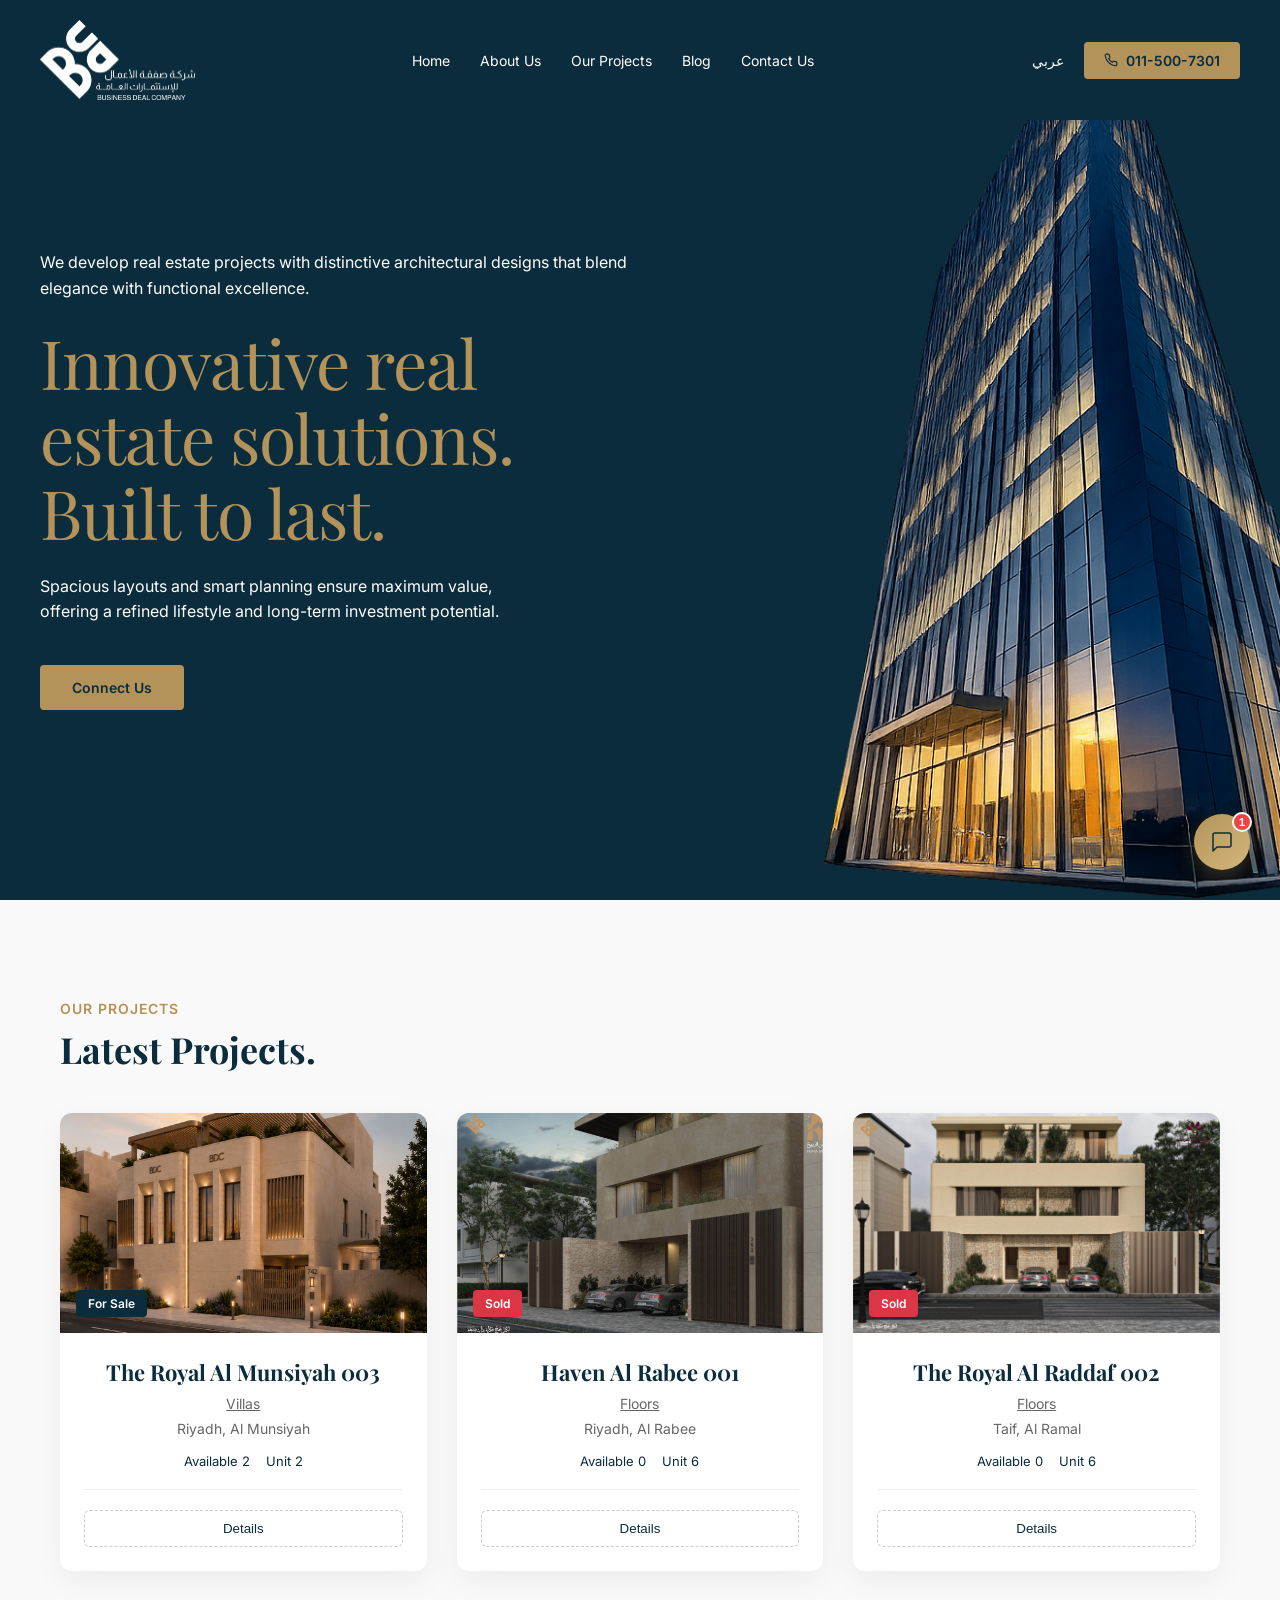
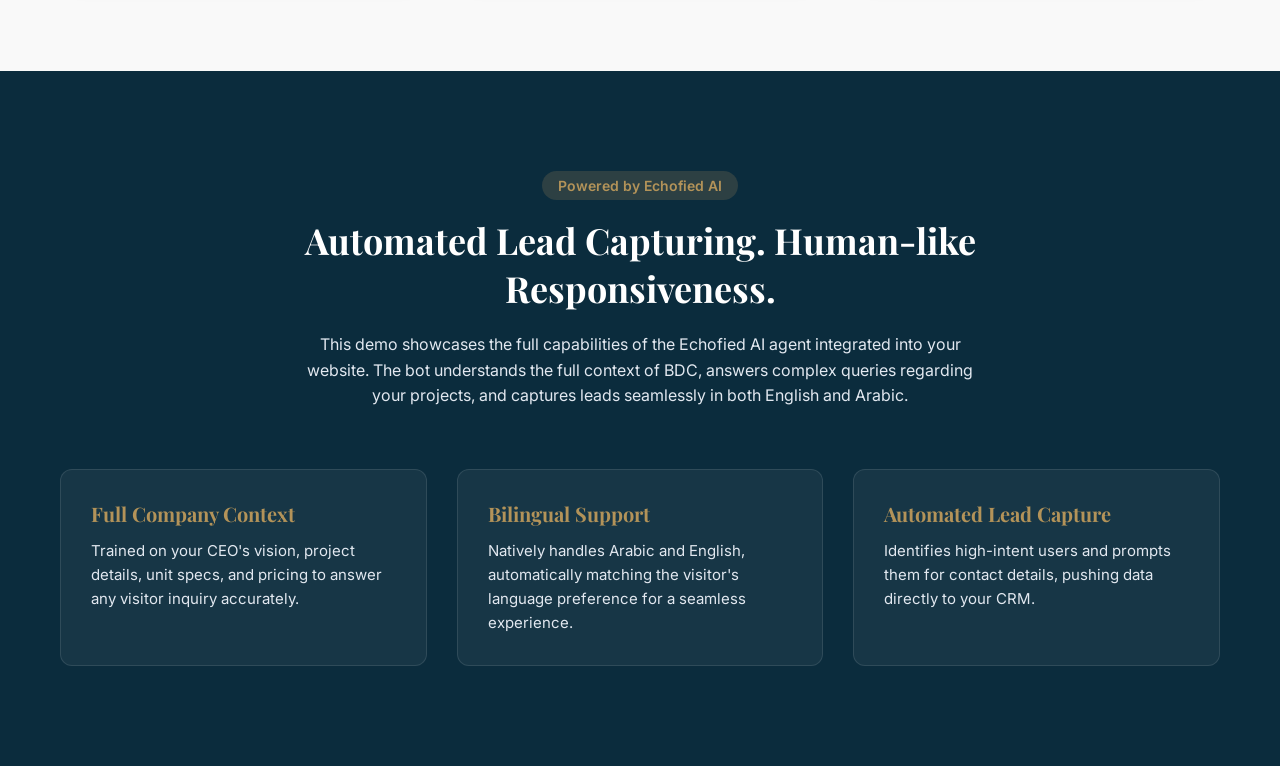
<file: bdc-demo/index.html>
<!DOCTYPE html>
<html lang="en">
<head>
    <meta charset="UTF-8">
    <meta name="viewport" content="width=device-width, initial-scale=1.0">
    <title>BDC - AI Demo by Echofied</title>
    <link rel="stylesheet" href="styles.css">
    <!-- Fonts to match the clean, premium aesthetic -->
    <link rel="preconnect" href="https://fonts.googleapis.com">
    <link rel="preconnect" href="https://fonts.gstatic.com" crossorigin>
    <link href="https://fonts.googleapis.com/css2?family=Inter:wght@300;400;500;600&family=Playfair+Display:wght@400;500;600&display=swap" rel="stylesheet">
</head>
<body>

    <!-- Navigation -->
    <nav class="navbar">
        <div class="nav-container">
            <div class="logo-area">
                <div class="logo-box">
                    <img src="images/logo.png">
                </div>
            </div>
            
            <div class="nav-links">
                <a href="#" class="en">Home</a>
                <a href="#" class="en">About Us</a>
                <a href="#" class="en">Our Projects</a>
                <a href="#" class="en">Blog</a>
                <a href="#" class="en">Contact Us</a>
                <a href="#" class="ar" style="display:none;">الرئيسية</a>
                <a href="#" class="ar" style="display:none;">من نحن</a>
                <a href="#" class="ar" style="display:none;">مشاريعنا</a>
                <a href="#" class="ar" style="display:none;">المدونة</a>
                <a href="#" class="ar" style="display:none;">اتصل بنا</a>
            </div>

            <div class="nav-actions">
                <button class="lang-btn" onclick="toggleLang()">عربي</button>
                <a href="tel:0115007301" class="phone-btn">
                    <svg width="14" height="14" viewBox="0 0 24 24" fill="none" stroke="currentColor" stroke-width="2" stroke-linecap="round" stroke-linejoin="round"><path d="M22 16.92v3a2 2 0 0 1-2.18 2 19.79 19.79 0 0 1-8.63-3.07 19.5 19.5 0 0 1-6-6 19.79 19.79 0 0 1-3.07-8.67A2 2 0 0 1 4.11 2h3a2 2 0 0 1 2 1.72 12.84 12.84 0 0 0 .7 2.81 2 2 0 0 1-.45 2.11L8.09 9.91a16 16 0 0 0 6 6l1.27-1.27a2 2 0 0 1 2.11-.45 12.84 12.84 0 0 0 2.81.7A2 2 0 0 1 22 16.92z"></path></svg>
                    011-500-7301
                </a>
            </div>
        </div>
    </nav>

    <!-- Hero Section -->
    <section class="hero">
        <div class="hero-bg-image">
            <!-- Exact building image from BDC -->
            <img src="images/hero.png" alt="BDC Tower">
        </div>
        
        <div class="hero-container">
            <div class="hero-content">
                <p class="hero-subtitle en">We develop real estate projects with distinctive architectural designs that blend elegance with functional excellence.</p>
                <p class="hero-subtitle ar" style="display:none;">نحن نطور مشاريع عقارية بتصاميم معمارية مميزة تمتزج فيها الأناقة مع التميز الوظيفي.</p>
                
                <h1 class="hero-title en">Innovative real<br>estate solutions.<br>Built to last.</h1>
                <h1 class="hero-title ar" style="display:none;">حلول عقارية<br>مبتكرة. مبنية<br>لتدوم.</h1>
                
                <p class="hero-desc en">Spacious layouts and smart planning ensure maximum value, offering a refined lifestyle and long-term investment potential.</p>
                <p class="hero-desc ar" style="display:none;">تضمن التصاميم الواسعة والتخطيط الذكي أقصى قيمة، مما يوفر أسلوب حياة راقٍ وإمكانات استثمارية طويلة الأجل.</p>
                
                <a href="#" class="btn-hero en">Connect Us</a>
                <a href="#" class="btn-hero ar" style="display:none;">تواصل معنا</a>
            </div>
        </div>
    </section>

    <!-- Projects Section (Demo Content) -->
    <section class="projects">
        <div class="container">
            <p class="section-subtitle en">Our Projects</p>
            <p class="section-subtitle ar" style="display:none;">مشاريعنا</p>
            
            <h2 class="section-title en">Latest Projects.</h2>
            <h2 class="section-title ar" style="display:none;">أحدث المشاريع.</h2>

            <div class="projects-grid">
                <!-- Project 1 -->
                <div class="project-card">
                    <div class="project-img-wrapper">
                        <img src="images/project-1.png" alt="The Royal Al Munsiyah">
                        <span class="badge sold-out en">For Sale</span>
                        <span class="badge sold-out ar" style="display:none;">للبيع</span>
                    </div>
                    <div class="project-info">
                        <h3 class="en">The Royal Al Munsiyah 003</h3>
                        <h3 class="ar" style="display:none;">ذا رويال المونسية 003</h3>
                        <p class="type">Villas</p>
                        <p class="location"><i class="fas fa-map-marker-alt"></i> Riyadh, Al Munsiyah</p>
                        <div class="stats">
                            <span>Available 2</span>
                            <span>Unit 2</span>
                        </div>
                        <button class="btn-outline en">Details</button>
                        <button class="btn-outline ar" style="display:none;">التفاصيل</button>
                    </div>
                </div>

                <!-- Project 2 -->
                <div class="project-card">
                    <div class="project-img-wrapper">
                        <img src="images/project-2.png" alt="Haven Al Rabee">
                        <span class="badge sold en">Sold</span>
                        <span class="badge sold ar" style="display:none;">مباع</span>
                    </div>
                    <div class="project-info">
                        <h3 class="en">Haven Al Rabee 001</h3>
                        <h3 class="ar" style="display:none;">هيفن الربيع 001</h3>
                        <p class="type">Floors</p>
                        <p class="location"><i class="fas fa-map-marker-alt"></i> Riyadh, Al Rabee</p>
                        <div class="stats">
                            <span>Available 0</span>
                            <span>Unit 6</span>
                        </div>
                        <button class="btn-outline en">Details</button>
                        <button class="btn-outline ar" style="display:none;">التفاصيل</button>
                    </div>
                </div>

                <!-- Project 3 -->
                <div class="project-card">
                    <div class="project-img-wrapper">
                        <img src="images/project-3.png" alt="The Royal Al Raddaf">
                        <span class="badge sold en">Sold</span>
                        <span class="badge sold ar" style="display:none;">مباع</span>
                    </div>
                    <div class="project-info">
                        <h3 class="en">The Royal Al Raddaf 002</h3>
                        <h3 class="ar" style="display:none;">ذا رويال الردف 002</h3>
                        <p class="type">Floors</p>
                        <p class="location"><i class="fas fa-map-marker-alt"></i> Taif, Al Ramal</p>
                        <div class="stats">
                            <span>Available 0</span>
                            <span>Unit 6</span>
                        </div>
                        <button class="btn-outline en">Details</button>
                        <button class="btn-outline ar" style="display:none;">التفاصيل</button>
                    </div>
                </div>
            </div>
        </div>
    </section>

    <!-- Echofied Service Scope (Demo Section) -->
    <section class="echofied-scope">
        <div class="container">
            <div class="scope-header">
                <span class="badge-e">Powered by Echofied AI</span>
                <h2>Automated Lead Capturing. Human-like Responsiveness.</h2>
                <p>This demo showcases the full capabilities of the Echofied AI agent integrated into your website. The bot understands the full context of BDC, answers complex queries regarding your projects, and captures leads seamlessly in both English and Arabic.</p>
            </div>
            <div class="scope-grid">
                <div class="scope-card">
                    <h3>Full Company Context</h3>
                    <p>Trained on your CEO's vision, project details, unit specs, and pricing to answer any visitor inquiry accurately.</p>
                </div>
                <div class="scope-card">
                    <h3>Bilingual Support</h3>
                    <p>Natively handles Arabic and English, automatically matching the visitor's language preference for a seamless experience.</p>
                </div>
                <div class="scope-card">
                    <h3>Automated Lead Capture</h3>
                    <p>Identifies high-intent users and prompts them for contact details, pushing data directly to your CRM.</p>
                </div>
            </div>
        </div>
    </section>

    <!-- Chatbot UI -->
    <div class="chatbot-wrapper">
        <div class="chat-window" id="chatWindow">
            <!-- Premium Header -->
            <div class="chat-header">
                <div class="chat-title">
                    <div class="chat-avatar">Z</div>
                    <div class="chat-title-text">
                        <span class="name">Zara</span>
                        <span class="company">Property manager at BDC</span>
                    </div>
                </div>
                <div class="chat-actions">
                    <span class="status-dot"></span>
                    <button class="close-chat" onclick="toggleChat()">
                        <svg width="20" height="20" viewBox="0 0 24 24" fill="none" stroke="currentColor" stroke-width="1.5" stroke-linecap="round" stroke-linejoin="round"><line x1="18" y1="6" x2="6" y2="18"></line><line x1="6" y1="6" x2="18" y2="18"></line></svg>
                    </button>
                </div>
            </div>
            
            <div class="chat-body" id="chatBody">
                <!-- Innovative Language Selector -->
                <div class="welcome-screen" id="welcomeScreen">
                    <div class="welcome-avatar">Z</div>
                    <h2 class="en">Hi, I am Zara.</h2>
                    <h2 class="ar" style="display:none;">مرحباً، أنا زارا.</h2>
                    <p class="en">Property Manager at BDC. I can assist you in either English or Arabic. Which would you prefer?</p>
                    <p class="ar" style="display:none;">مديرة العقارات في BDC. يمكنني مساعدتك باللغة الإنجليزية أو العربية. أيهما تفضل؟</p>
                    
                    <div class="lang-selection-grid">
                        <button class="lang-card" onclick="selectLanguage('en')">
                            <span class="lang-icon">EN</span>
                            <span class="lang-name">English</span>
                        </button>
                        <button class="lang-card" onclick="selectLanguage('ar')">
                            <span class="lang-icon">ع</span>
                            <span class="lang-name">العربية</span>
                        </button>
                    </div>
                </div>
            </div>
            
            <!-- Premium Footer -->
            <div class="chat-footer">
                <div class="input-wrapper">
                    <input type="text" id="chatInput" class="en" placeholder="Message Zara..." disabled>
                    <input type="text" id="chatInputAr" class="ar" placeholder="راسل زارا..." style="display:none;" disabled>
                    <button id="sendBtn" class="en" onclick="sendMessage()" disabled>
                        <svg width="16" height="16" viewBox="0 0 24 24" fill="none" stroke="currentColor" stroke-width="2" stroke-linecap="round" stroke-linejoin="round"><line x1="22" y1="2" x2="11" y2="13"></line><polygon points="22 2 15 22 11 13 2 9 22 2"></polygon></svg>
                    </button>
                    <button id="sendBtnAr" class="ar" style="display:none;" onclick="sendMessage()" disabled>
                        <svg width="16" height="16" viewBox="0 0 24 24" fill="none" stroke="currentColor" stroke-width="2" stroke-linecap="round" stroke-linejoin="round"><line x1="22" y1="2" x2="11" y2="13"></line><polygon points="22 2 15 22 11 13 2 9 22 2"></polygon></svg>
                    </button>
                </div>
            </div>
        </div>
        
        <!-- Floating Toggle Button -->
        <button class="chat-toggle-btn" id="chatToggle" onclick="toggleChat()">
            <svg width="24" height="24" viewBox="0 0 24 24" fill="none" stroke="currentColor" stroke-width="1.5" stroke-linecap="round" stroke-linejoin="round"><path d="M21 15a2 2 0 0 1-2 2H7l-4 4V5a2 2 0 0 1 2-2h14a2 2 0 0 1 2 2z"></path></svg>
            <span class="notification-dot" id="notifDot">1</span>
        </button>
    </div>

    <!-- Link to your existing script.js -->
    <script src="script.js"></script>
</body>
</html>
</file>
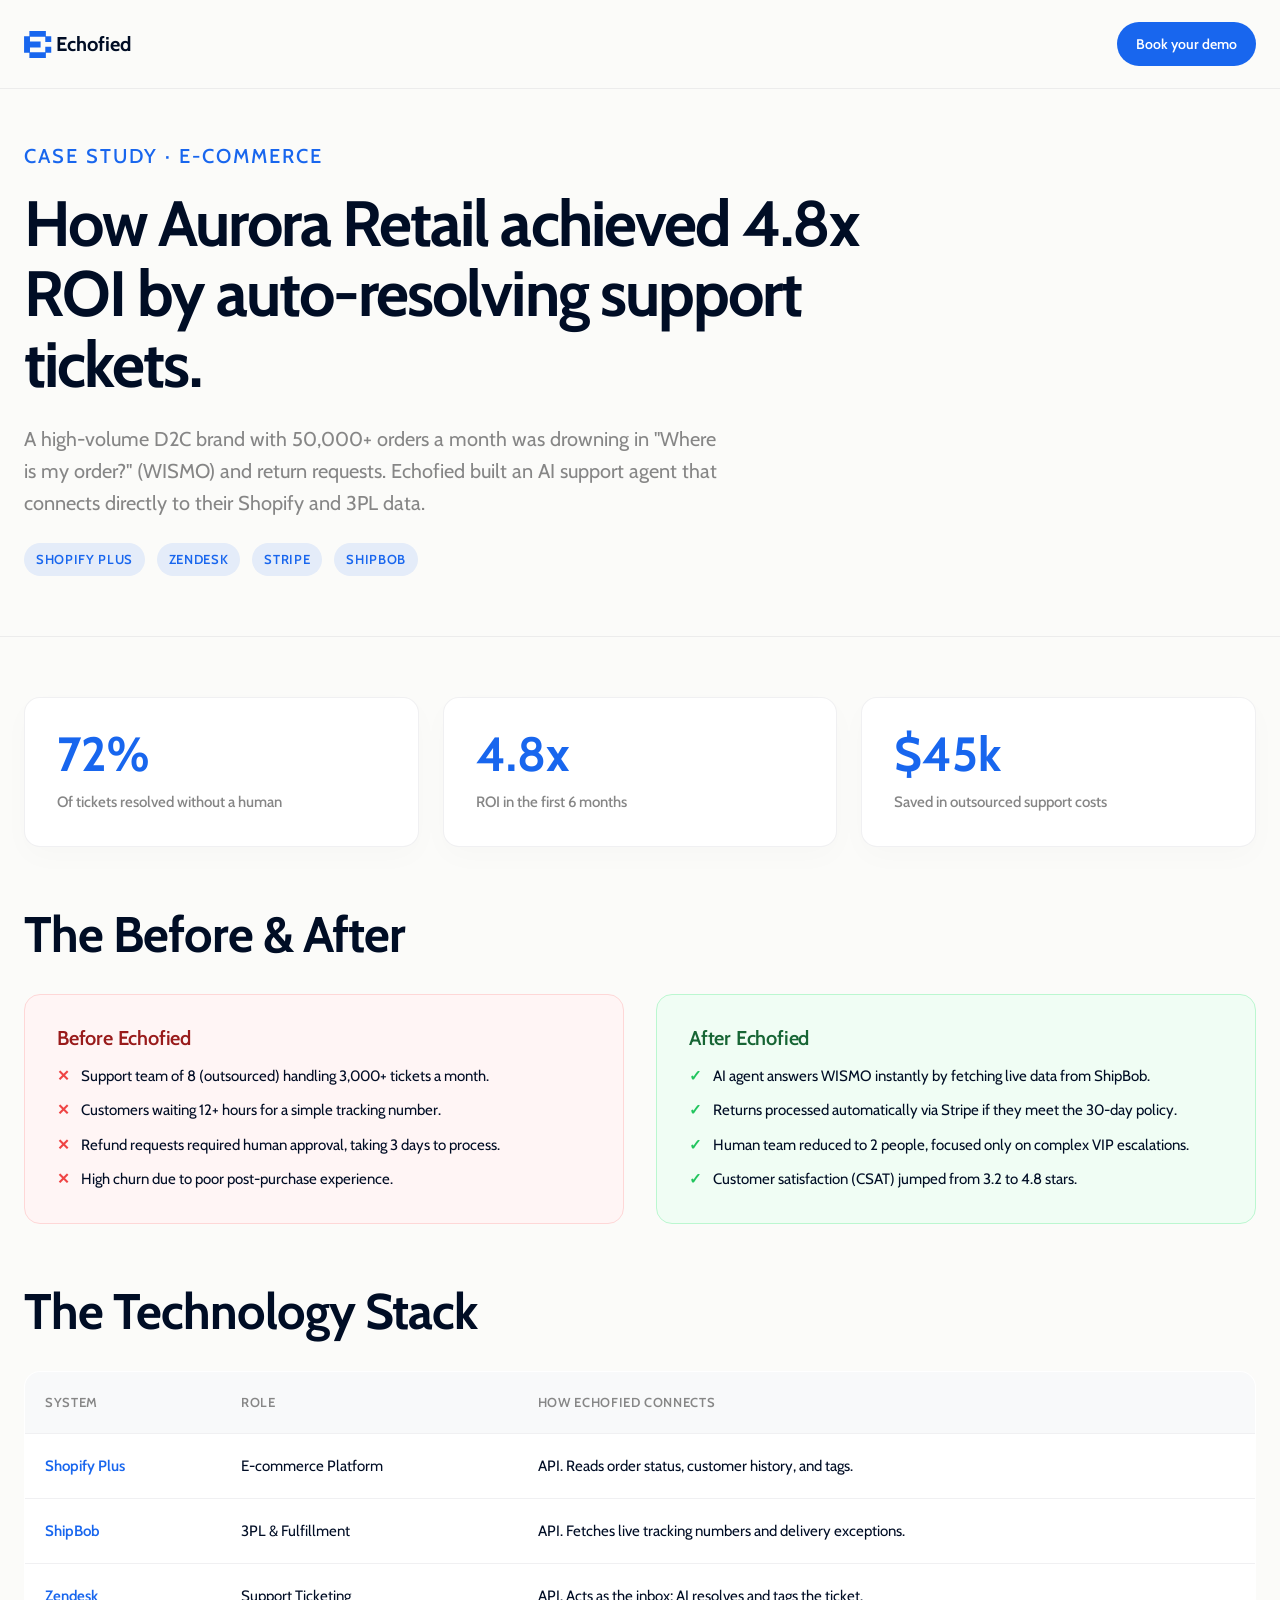
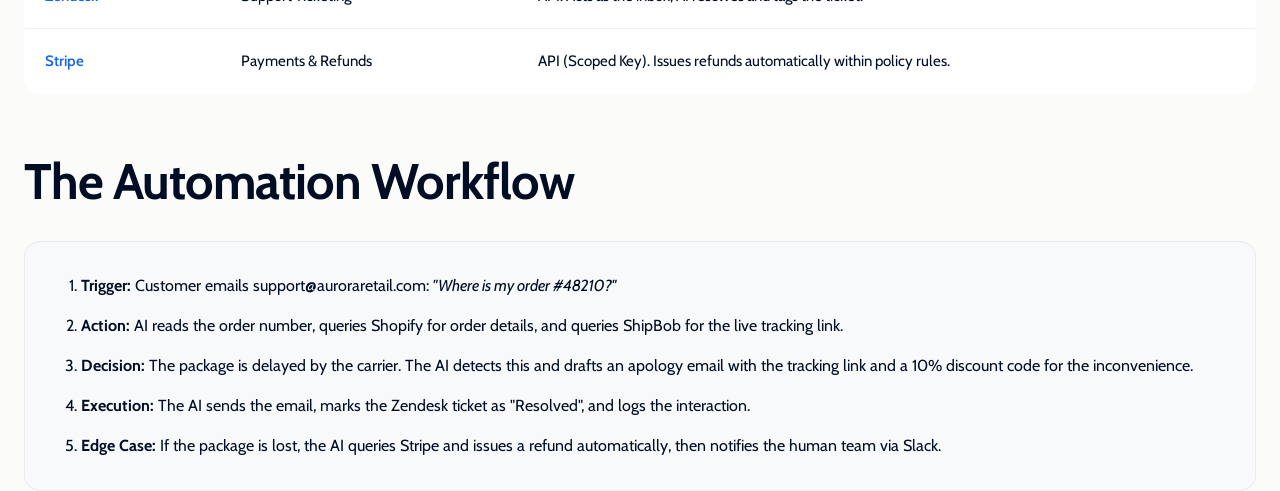
<file: case-ecommerce.html>
<!DOCTYPE html>
<html lang="en">
<head>
  <meta charset="UTF-8" />
  <meta name="viewport" content="width=device-width, initial-scale=1.0" />
  <title>Aurora Retail Group Case Study — Echofied</title>
  <link rel="stylesheet" href="/assets/css/styles.css" />
</head>
<body>
  <header class="site-header">
    <div class="container header-inner">
      <a class="brand" href="/">
        <svg width="28" height="27" viewBox="0 0 32 31" fill="none"><path d="M6.10606 31V24.961H0V6.10606H6.10606V0H25.0281V6.10606H31.2013V12.7489H24.3571V6.70996H6.77706V12.0779H18.9892V18.855H6.77706V24.29H24.3571V18.1169H31.2013V24.8939H25.0281V31H6.10606Z" fill="#1866EE"/></svg>
        <span class="brand-name">Echofied</span>
      </a>
      <div class="header-actions" style="display:flex;">
        <a class="btn btn-primary btn-sm" href="/#contact">Book your demo</a>
      </div>
    </div>
  </header>

  <main>
    <section class="cs-hero bg-light">
      <div class="container">
        <p class="eyebrow">CASE STUDY · E-COMMERCE</p>
        <h1>How Aurora Retail achieved 4.8x ROI by auto-resolving support tickets.</h1>
        <p>A high-volume D2C brand with 50,000+ orders a month was drowning in "Where is my order?" (WISMO) and return requests. Echofied built an AI support agent that connects directly to their Shopify and 3PL data.</p>
        <div class="cs-tags">
          <span class="cs-tag">Shopify Plus</span>
          <span class="cs-tag">Zendesk</span>
          <span class="cs-tag">Stripe</span>
          <span class="cs-tag">ShipBob</span>
        </div>
      </div>
    </section>

    <section class="section">
      <div class="container">
        
        <div class="cs-metrics-row">
          <div class="cs-metric">
            <div class="val">72%</div>
            <div class="label">Of tickets resolved without a human</div>
          </div>
          <div class="cs-metric">
            <div class="val">4.8x</div>
            <div class="label">ROI in the first 6 months</div>
          </div>
          <div class="cs-metric">
            <div class="val">$45k</div>
            <div class="label">Saved in outsourced support costs</div>
          </div>
        </div>

        <h2 style="margin-bottom: 32px;">The Before & After</h2>
        <div class="cs-split">
          <div class="cs-box before">
            <h3>Before Echofied</h3>
            <ul>
              <li>Support team of 8 (outsourced) handling 3,000+ tickets a month.</li>
              <li>Customers waiting 12+ hours for a simple tracking number.</li>
              <li>Refund requests required human approval, taking 3 days to process.</li>
              <li>High churn due to poor post-purchase experience.</li>
            </ul>
          </div>
          <div class="cs-box after">
            <h3>After Echofied</h3>
            <ul>
              <li>AI agent answers WISMO instantly by fetching live data from ShipBob.</li>
              <li>Returns processed automatically via Stripe if they meet the 30-day policy.</li>
              <li>Human team reduced to 2 people, focused only on complex VIP escalations.</li>
              <li>Customer satisfaction (CSAT) jumped from 3.2 to 4.8 stars.</li>
            </ul>
          </div>
        </div>

        <h2 style="margin-bottom: 32px;">The Technology Stack</h2>
        <table class="cs-table">
          <thead>
            <tr>
              <th>System</th>
              <th>Role</th>
              <th>How Echofied Connects</th>
            </tr>
          </thead>
          <tbody>
            <tr>
              <td><strong>Shopify Plus</strong></td>
              <td>E-commerce Platform</td>
              <td>API. Reads order status, customer history, and tags.</td>
            </tr>
            <tr>
              <td><strong>ShipBob</strong></td>
              <td>3PL & Fulfillment</td>
              <td>API. Fetches live tracking numbers and delivery exceptions.</td>
            </tr>
            <tr>
              <td><strong>Zendesk</strong></td>
              <td>Support Ticketing</td>
              <td>API. Acts as the inbox; AI resolves and tags the ticket.</td>
            </tr>
            <tr>
              <td><strong>Stripe</strong></td>
              <td>Payments & Refunds</td>
              <td>API (Scoped Key). Issues refunds automatically within policy rules.</td>
            </tr>
          </tbody>
        </table>

        <h2 style="margin-bottom: 32px;">The Automation Workflow</h2>
        <div style="background: #F8F9FA; padding: 32px; border-radius: 16px; border: 1px solid var(--border-light);">
          <ol style="margin-left: 24px; display: flex; flex-direction: column; gap: 16px; font-size: 16px; color: var(--text-main); line-height: 1.5;">
            <li><strong>Trigger:</strong> Customer emails support@auroraretail.com: <em>"Where is my order #48210?"</em></li>
            <li><strong>Action:</strong> AI reads the order number, queries Shopify for order details, and queries ShipBob for the live tracking link.</li>
            <li><strong>Decision:</strong> The package is delayed by the carrier. The AI detects this and drafts an apology email with the tracking link and a 10% discount code for the inconvenience.</li>
            <li><strong>Execution:</strong> The AI sends the email, marks the Zendesk ticket as "Resolved", and logs the interaction.</li>
            <li><strong>Edge Case:</strong> If the package is lost, the AI queries Stripe and issues a refund automatically, then notifies the human team via Slack.</li>
          </ol>
        </div>

      </div>
    </section>
  </main>
</body>
</html>
</file>
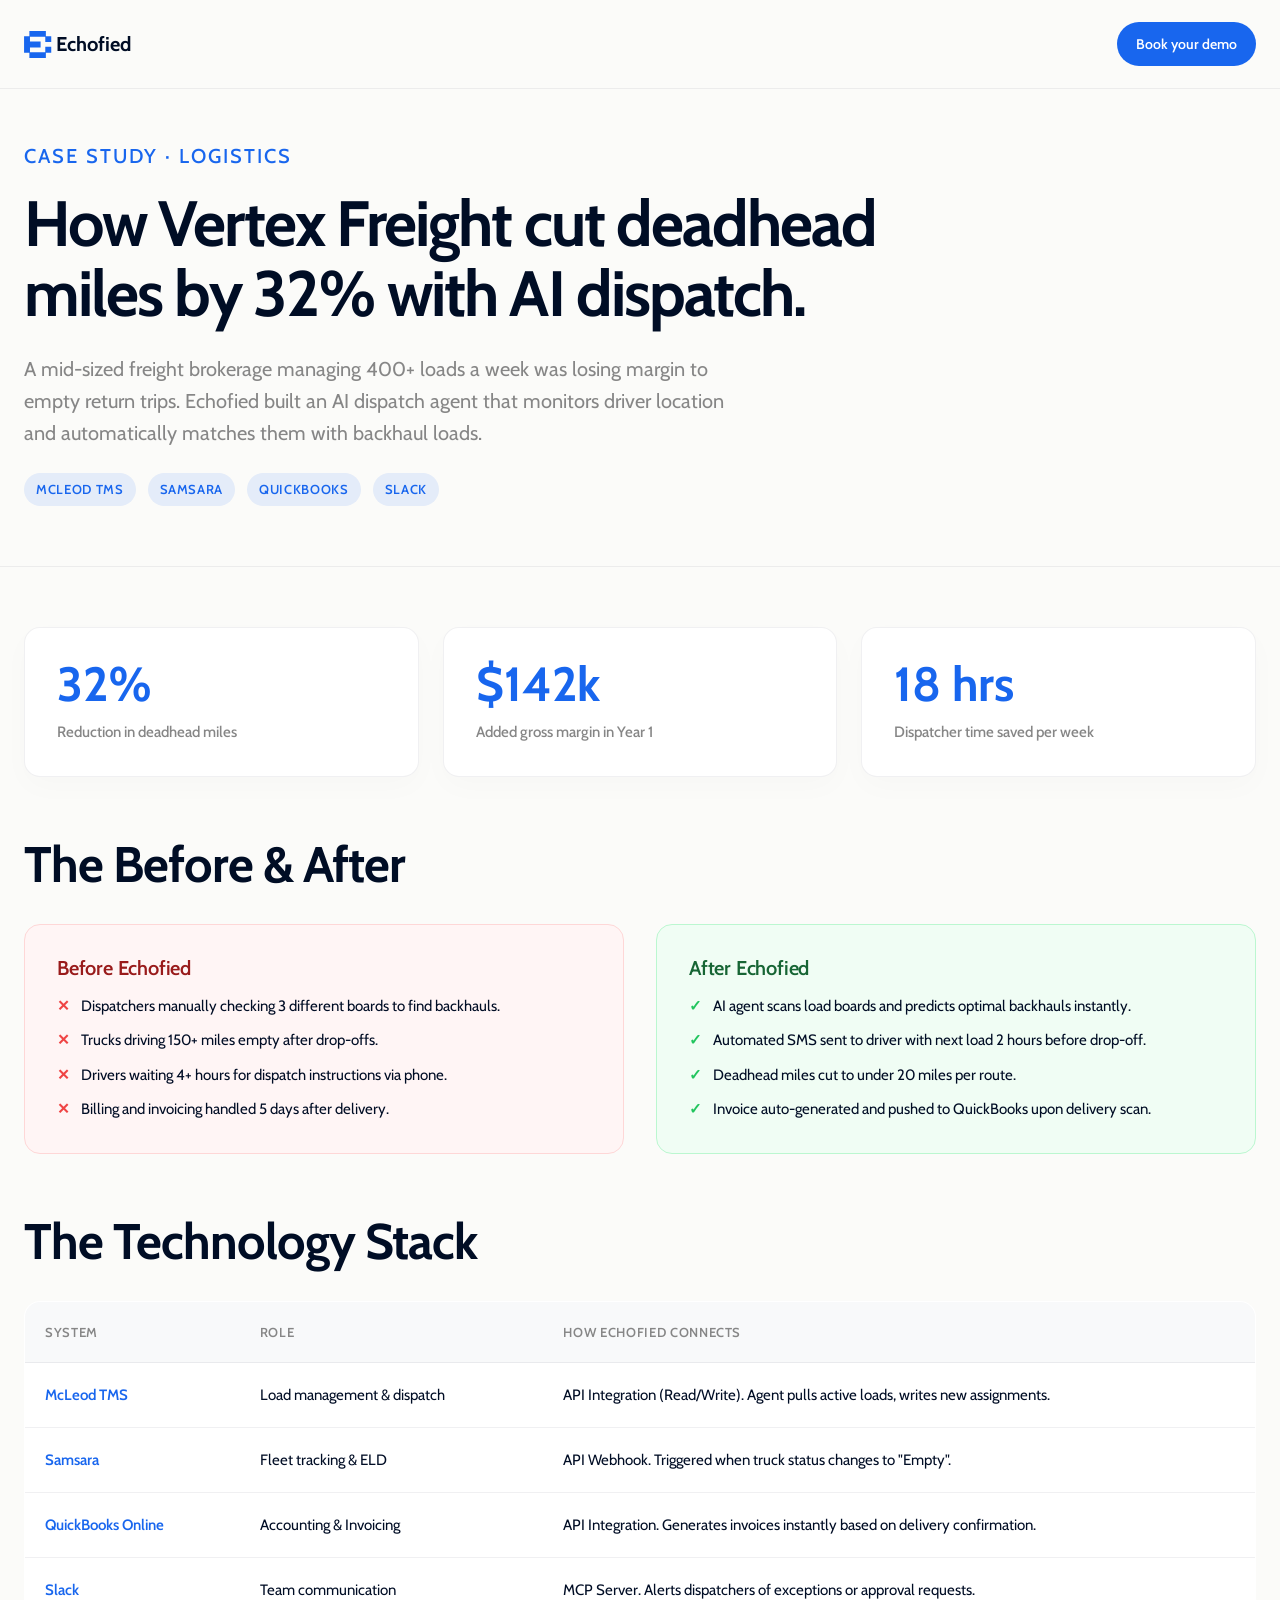
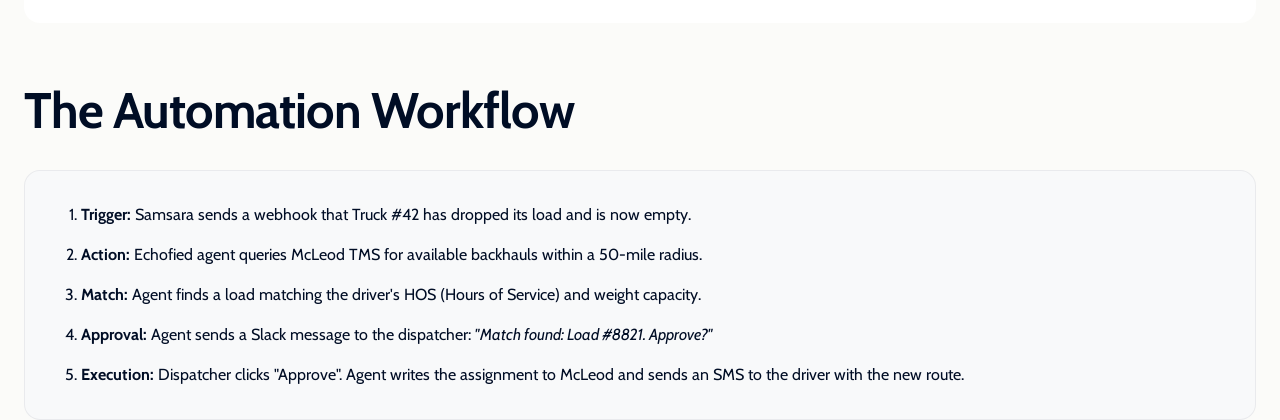
<file: case-logistics.html>
<!DOCTYPE html>
<html lang="en">
<head>
  <meta charset="UTF-8" />
  <meta name="viewport" content="width=device-width, initial-scale=1.0" />
  <title>Vertex Freight Case Study — Echofied</title>
  <link rel="stylesheet" href="/assets/css/styles.css" />
</head>
<body>
  <header class="site-header">
    <div class="container header-inner">
      <a class="brand" href="/">
        <svg width="28" height="27" viewBox="0 0 32 31" fill="none"><path d="M6.10606 31V24.961H0V6.10606H6.10606V0H25.0281V6.10606H31.2013V12.7489H24.3571V6.70996H6.77706V12.0779H18.9892V18.855H6.77706V24.29H24.3571V18.1169H31.2013V24.8939H25.0281V31H6.10606Z" fill="#1866EE"/></svg>
        <span class="brand-name">Echofied</span>
      </a>
      <div class="header-actions" style="display:flex;">
        <a class="btn btn-primary btn-sm" href="/#contact">Book your demo</a>
      </div>
    </div>
  </header>

  <main>
    <section class="cs-hero bg-light">
      <div class="container">
        <p class="eyebrow">CASE STUDY · LOGISTICS</p>
        <h1>How Vertex Freight cut deadhead miles by 32% with AI dispatch.</h1>
        <p>A mid-sized freight brokerage managing 400+ loads a week was losing margin to empty return trips. Echofied built an AI dispatch agent that monitors driver location and automatically matches them with backhaul loads.</p>
        <div class="cs-tags">
          <span class="cs-tag">McLeod TMS</span>
          <span class="cs-tag">Samsara</span>
          <span class="cs-tag">QuickBooks</span>
          <span class="cs-tag">Slack</span>
        </div>
      </div>
    </section>

    <section class="section">
      <div class="container">
        
        <div class="cs-metrics-row">
          <div class="cs-metric">
            <div class="val">32%</div>
            <div class="label">Reduction in deadhead miles</div>
          </div>
          <div class="cs-metric">
            <div class="val">$142k</div>
            <div class="label">Added gross margin in Year 1</div>
          </div>
          <div class="cs-metric">
            <div class="val">18 hrs</div>
            <div class="label">Dispatcher time saved per week</div>
          </div>
        </div>

        <h2 style="margin-bottom: 32px;">The Before & After</h2>
        <div class="cs-split">
          <div class="cs-box before">
            <h3>Before Echofied</h3>
            <ul>
              <li>Dispatchers manually checking 3 different boards to find backhauls.</li>
              <li>Trucks driving 150+ miles empty after drop-offs.</li>
              <li>Drivers waiting 4+ hours for dispatch instructions via phone.</li>
              <li>Billing and invoicing handled 5 days after delivery.</li>
            </ul>
          </div>
          <div class="cs-box after">
            <h3>After Echofied</h3>
            <ul>
              <li>AI agent scans load boards and predicts optimal backhauls instantly.</li>
              <li>Automated SMS sent to driver with next load 2 hours before drop-off.</li>
              <li>Deadhead miles cut to under 20 miles per route.</li>
              <li>Invoice auto-generated and pushed to QuickBooks upon delivery scan.</li>
            </ul>
          </div>
        </div>

        <h2 style="margin-bottom: 32px;">The Technology Stack</h2>
        <table class="cs-table">
          <thead>
            <tr>
              <th>System</th>
              <th>Role</th>
              <th>How Echofied Connects</th>
            </tr>
          </thead>
          <tbody>
            <tr>
              <td><strong>McLeod TMS</strong></td>
              <td>Load management & dispatch</td>
              <td>API Integration (Read/Write). Agent pulls active loads, writes new assignments.</td>
            </tr>
            <tr>
              <td><strong>Samsara</strong></td>
              <td>Fleet tracking & ELD</td>
              <td>API Webhook. Triggered when truck status changes to "Empty".</td>
            </tr>
            <tr>
              <td><strong>QuickBooks Online</strong></td>
              <td>Accounting & Invoicing</td>
              <td>API Integration. Generates invoices instantly based on delivery confirmation.</td>
            </tr>
            <tr>
              <td><strong>Slack</strong></td>
              <td>Team communication</td>
              <td>MCP Server. Alerts dispatchers of exceptions or approval requests.</td>
            </tr>
          </tbody>
        </table>

        <h2 style="margin-bottom: 32px;">The Automation Workflow</h2>
        <div style="background: #F8F9FA; padding: 32px; border-radius: 16px; border: 1px solid var(--border-light);">
          <ol style="margin-left: 24px; display: flex; flex-direction: column; gap: 16px; font-size: 16px; color: var(--text-main); line-height: 1.5;">
            <li><strong>Trigger:</strong> Samsara sends a webhook that Truck #42 has dropped its load and is now empty.</li>
            <li><strong>Action:</strong> Echofied agent queries McLeod TMS for available backhauls within a 50-mile radius.</li>
            <li><strong>Match:</strong> Agent finds a load matching the driver's HOS (Hours of Service) and weight capacity.</li>
            <li><strong>Approval:</strong> Agent sends a Slack message to the dispatcher: <em>"Match found: Load #8821. Approve?"</em></li>
            <li><strong>Execution:</strong> Dispatcher clicks "Approve". Agent writes the assignment to McLeod and sends an SMS to the driver with the new route.</li>
          </ol>
        </div>

      </div>
    </section>
  </main>
</body>
</html>
</file>
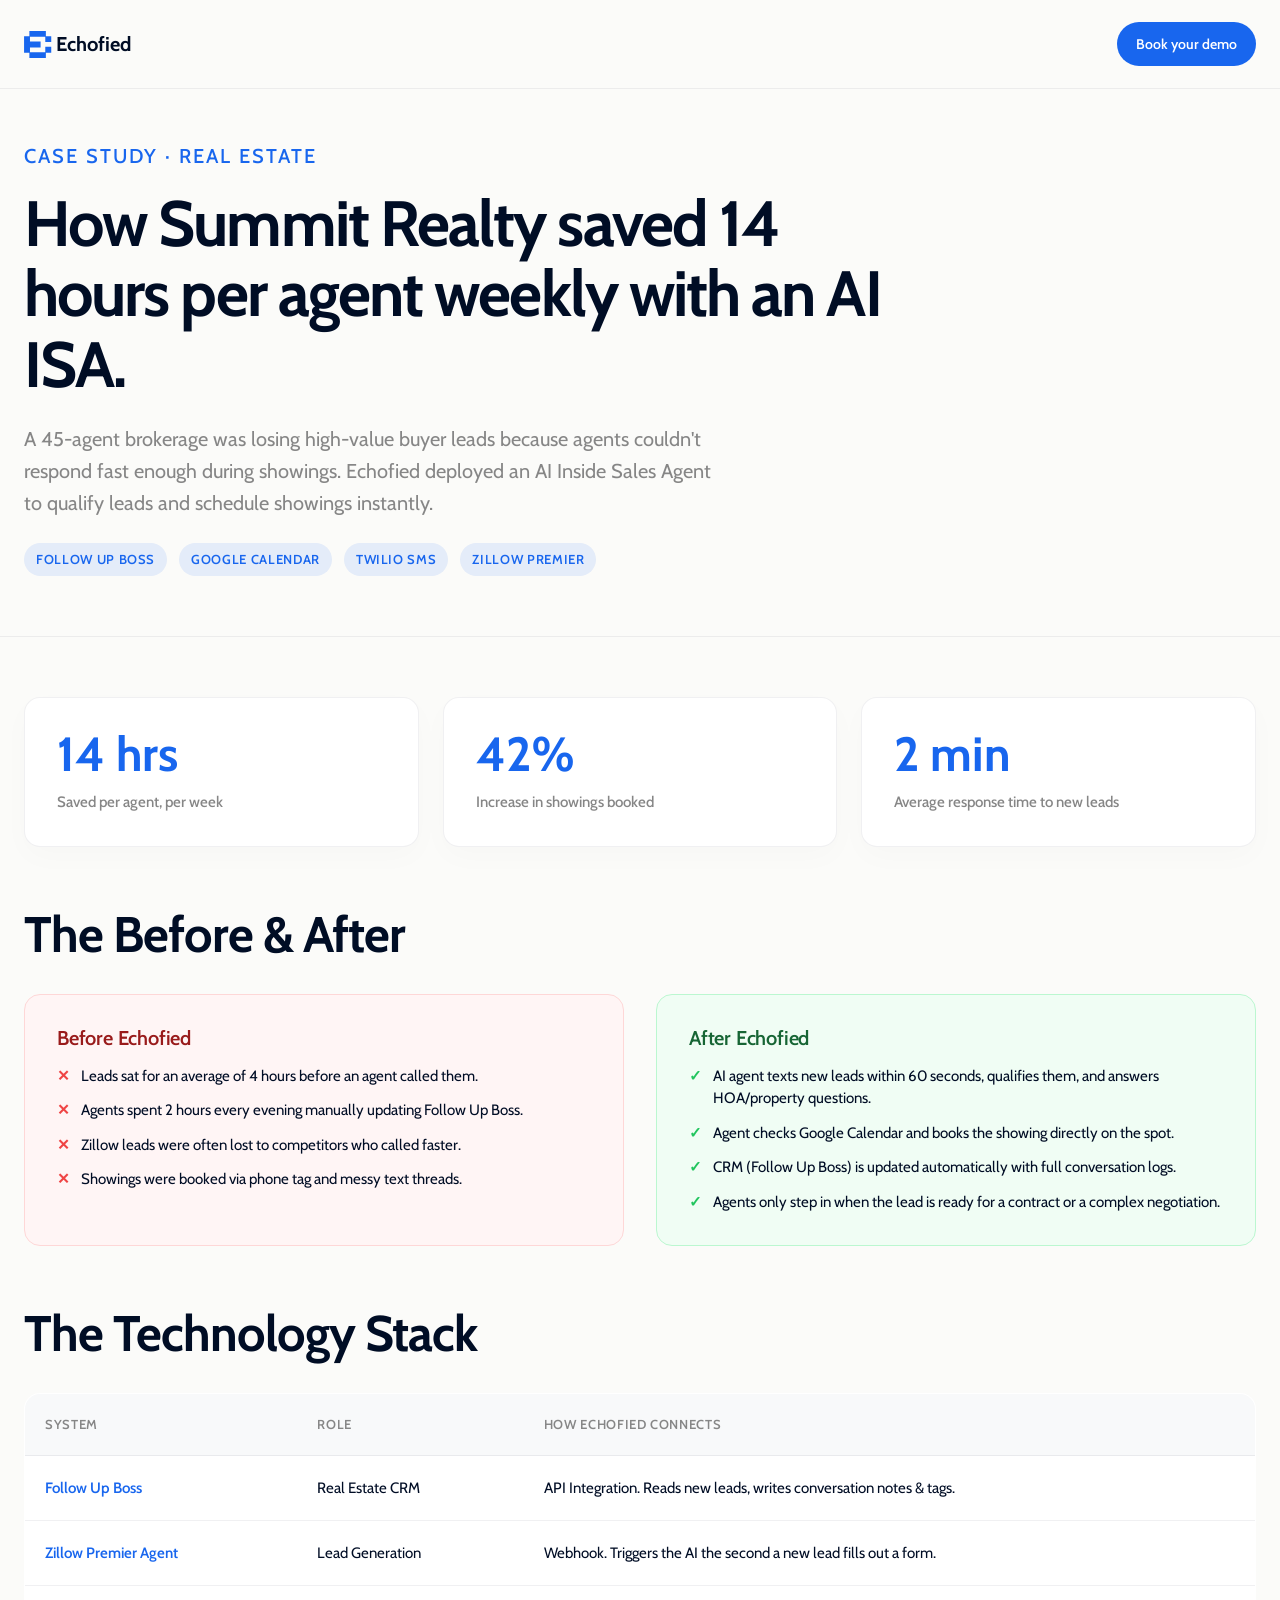
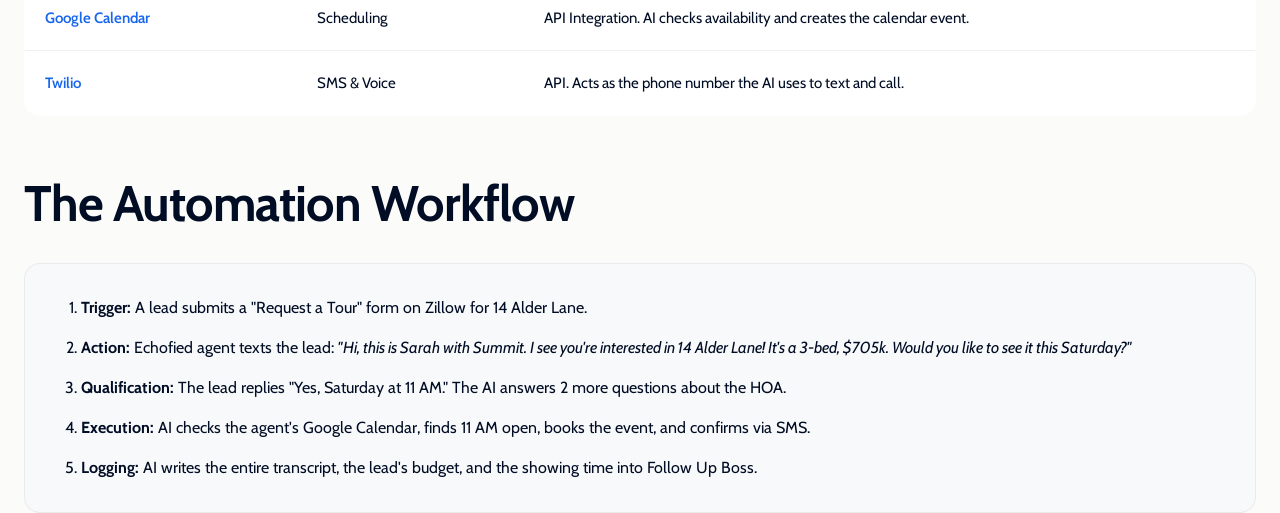
<file: case-realestate.html>
<!DOCTYPE html>
<html lang="en">
<head>
  <meta charset="UTF-8" />
  <meta name="viewport" content="width=device-width, initial-scale=1.0" />
  <title>Summit Realty Case Study — Echofied</title>
  <link rel="stylesheet" href="/assets/css/styles.css" />
</head>
<body>
  <header class="site-header">
    <div class="container header-inner">
      <a class="brand" href="/">
        <svg width="28" height="27" viewBox="0 0 32 31" fill="none"><path d="M6.10606 31V24.961H0V6.10606H6.10606V0H25.0281V6.10606H31.2013V12.7489H24.3571V6.70996H6.77706V12.0779H18.9892V18.855H6.77706V24.29H24.3571V18.1169H31.2013V24.8939H25.0281V31H6.10606Z" fill="#1866EE"/></svg>
        <span class="brand-name">Echofied</span>
      </a>
      <div class="header-actions" style="display:flex;">
        <a class="btn btn-primary btn-sm" href="/#contact">Book your demo</a>
      </div>
    </div>
  </header>

  <main>
    <section class="cs-hero bg-light">
      <div class="container">
        <p class="eyebrow">CASE STUDY · REAL ESTATE</p>
        <h1>How Summit Realty saved 14 hours per agent weekly with an AI ISA.</h1>
        <p>A 45-agent brokerage was losing high-value buyer leads because agents couldn't respond fast enough during showings. Echofied deployed an AI Inside Sales Agent to qualify leads and schedule showings instantly.</p>
        <div class="cs-tags">
          <span class="cs-tag">Follow Up Boss</span>
          <span class="cs-tag">Google Calendar</span>
          <span class="cs-tag">Twilio SMS</span>
          <span class="cs-tag">Zillow Premier</span>
        </div>
      </div>
    </section>

    <section class="section">
      <div class="container">
        
        <div class="cs-metrics-row">
          <div class="cs-metric">
            <div class="val">14 hrs</div>
            <div class="label">Saved per agent, per week</div>
          </div>
          <div class="cs-metric">
            <div class="val">42%</div>
            <div class="label">Increase in showings booked</div>
          </div>
          <div class="cs-metric">
            <div class="val">2 min</div>
            <div class="label">Average response time to new leads</div>
          </div>
        </div>

        <h2 style="margin-bottom: 32px;">The Before & After</h2>
        <div class="cs-split">
          <div class="cs-box before">
            <h3>Before Echofied</h3>
            <ul>
              <li>Leads sat for an average of 4 hours before an agent called them.</li>
              <li>Agents spent 2 hours every evening manually updating Follow Up Boss.</li>
              <li>Zillow leads were often lost to competitors who called faster.</li>
              <li>Showings were booked via phone tag and messy text threads.</li>
            </ul>
          </div>
          <div class="cs-box after">
            <h3>After Echofied</h3>
            <ul>
              <li>AI agent texts new leads within 60 seconds, qualifies them, and answers HOA/property questions.</li>
              <li>Agent checks Google Calendar and books the showing directly on the spot.</li>
              <li>CRM (Follow Up Boss) is updated automatically with full conversation logs.</li>
              <li>Agents only step in when the lead is ready for a contract or a complex negotiation.</li>
            </ul>
          </div>
        </div>

        <h2 style="margin-bottom: 32px;">The Technology Stack</h2>
        <table class="cs-table">
          <thead>
            <tr>
              <th>System</th>
              <th>Role</th>
              <th>How Echofied Connects</th>
            </tr>
          </thead>
          <tbody>
            <tr>
              <td><strong>Follow Up Boss</strong></td>
              <td>Real Estate CRM</td>
              <td>API Integration. Reads new leads, writes conversation notes & tags.</td>
            </tr>
            <tr>
              <td><strong>Zillow Premier Agent</strong></td>
              <td>Lead Generation</td>
              <td>Webhook. Triggers the AI the second a new lead fills out a form.</td>
            </tr>
            <tr>
              <td><strong>Google Calendar</strong></td>
              <td>Scheduling</td>
              <td>API Integration. AI checks availability and creates the calendar event.</td>
            </tr>
            <tr>
              <td><strong>Twilio</strong></td>
              <td>SMS & Voice</td>
              <td>API. Acts as the phone number the AI uses to text and call.</td>
            </tr>
          </tbody>
        </table>

        <h2 style="margin-bottom: 32px;">The Automation Workflow</h2>
        <div style="background: #F8F9FA; padding: 32px; border-radius: 16px; border: 1px solid var(--border-light);">
          <ol style="margin-left: 24px; display: flex; flex-direction: column; gap: 16px; font-size: 16px; color: var(--text-main); line-height: 1.5;">
            <li><strong>Trigger:</strong> A lead submits a "Request a Tour" form on Zillow for 14 Alder Lane.</li>
            <li><strong>Action:</strong> Echofied agent texts the lead: <em>"Hi, this is Sarah with Summit. I see you're interested in 14 Alder Lane! It's a 3-bed, $705k. Would you like to see it this Saturday?"</em></li>
            <li><strong>Qualification:</strong> The lead replies "Yes, Saturday at 11 AM." The AI answers 2 more questions about the HOA.</li>
            <li><strong>Execution:</strong> AI checks the agent's Google Calendar, finds 11 AM open, books the event, and confirms via SMS.</li>
            <li><strong>Logging:</strong> AI writes the entire transcript, the lead's budget, and the showing time into Follow Up Boss.</li>
          </ol>
        </div>

      </div>
    </section>
  </main>
</body>
</html>
</file>
<file: assets/css/styles.css>
/* =========================================
   ECHOFIED - MASTER STYLESHEET
   Import order matters:
   1. Base (Variables, resets, typography)
   2. Layout (Grids, section spacing)
   3. Components (Header, Cards, Footer)
   4. Specific Modules (Hero Mockup)
   ========================================= */

@import url('base.css');
@import url('layout.css');
@import url('components.css');
@import url('hero-mockup.css');
@import url('integrations-mockup.css'); 
@import url('ask-data-mockup.css'); 
@import url('case-study.css');
</file>
<file: bdc-demo/styles.css>
/* =========================================
   BASE & VARIABLES (Extracted from BDC)
   ========================================= */
:root {
    --primary: #0B2C3D;      /* Exact deep navy from BDC CSS */
    --secondary: #B39359;    /* Exact gold/tan from BDC CSS */
    --text-light: #FFFFFF;
    --text-muted: #E2E8F0;
    --bg-light: #F9F9F9;
    --card-bg: #FFFFFF;
    --font-main: 'Inter', sans-serif;
    --font-heading: 'Playfair Display', serif; /* Serif for the premium hero title */
}

* {
    margin: 0;
    padding: 0;
    box-sizing: border-box;
}

body {
    font-family: var(--font-main);
    color: #333;
    background-color: var(--bg-light);
    overflow-x: hidden;
}

.container {
    max-width: 1200px;
    margin: 0 auto;
    padding: 0 20px;
}

/* =========================================
   NAVBAR (Replicated)
   ========================================= */
.navbar {
    background-color: var(--primary);
    color: var(--text-light);
    position: absolute; /* Overlay on hero */
    top: 0;
    left: 0;
    width: 100%;
    z-index: 100;
    padding: 20px 0;
}

.nav-container {
    max-width: 1400px;
    margin: 0 auto;
    padding: 0 40px;
    display: flex;
    justify-content: space-between;
    align-items: center;
}

.logo-area {
    display: flex;
    align-items: center;
    gap: 12px;
}

.logo-box {
    display: flex;
    font-family: var(--font-heading);
    font-size: 28px;
    font-weight: 700;
    color: var(--text-light);
    background: transparent;
    letter-spacing: -1px;
    line-height: 1;
    height: 80px;
}

.logo-b, .logo-d, .logo-c {
    color: var(--text-light);
}

.logo-text {
    font-size: 10px;
    text-transform: uppercase;
    letter-spacing: 1px;
    line-height: 1.2;
    color: var(--text-light);
    max-width: 150px;
}

.nav-links {
    display: flex;
    gap: 30px;
}

.nav-links a {
    color: var(--text-light);
    text-decoration: none;
    font-size: 14px;
    font-weight: 400;
    transition: color 0.3s;
}

.nav-links a:hover {
    color: var(--secondary);
}

.nav-actions {
    display: flex;
    align-items: center;
    gap: 20px;
}

.lang-btn {
    background: none;
    border: none;
    color: var(--text-light);
    font-size: 14px;
    cursor: pointer;
    font-family: var(--font-main);
    transition: color 0.3s;
}

.lang-btn:hover {
    color: var(--secondary);
}

.phone-btn {
    display: flex;
    align-items: center;
    gap: 8px;
    background: var(--secondary);
    color: var(--primary);
    padding: 10px 20px;
    text-decoration: none;
    border-radius: 4px;
    font-weight: 600;
    font-size: 14px;
    transition: opacity 0.3s;
}

.phone-btn:hover {
    opacity: 0.9;
}

/* =========================================
   HERO SECTION (Exact Match)
   ========================================= */
.hero {
    position: relative;
    background-color: var(--primary);
    min-height: 100vh; /* Full viewport height */
    display: flex;
    align-items: center;
    overflow: hidden;
}

/* The background building image */
.hero-bg-image {
    position: absolute;
    top: 0;
    right: 0;
    width: 55%; /* Adjust width to match the layout */
    height: 100%;
    z-index: 1;
    display: flex;
    justify-content: flex-end;
    align-items: flex-end;
}

.hero-bg-image img {
    width: 100%;
    height: 100%;
    object-fit: cover;
    object-position: center bottom;
    /* Subtle gradient to blend the image into the background if needed */
    mask-image: linear-gradient(to left, rgba(0,0,0,1) 70%, rgba(0,0,0,0) 100%);
    -webkit-mask-image: linear-gradient(to left, rgba(0,0,0,1) 70%, rgba(0,0,0,0) 100%);
}

/* The content area on the left */
.hero-container {
    position: relative;
    z-index: 2;
    width: 100%;
    max-width: 1400px;
    margin: 0 auto;
    padding: 0 40px;
    display: flex;
    align-items: center;
}

.hero-content {
    max-width: 600px;
    padding-top: 60px; /* Offset for navbar */
}

.hero-subtitle {
    font-size: 16px;
    color: var(--text-light);
    line-height: 1.6;
    margin-bottom: 24px;
    font-weight: 400;
}

.hero-title {
    font-family: var(--font-heading);
    font-size: 68px;
    line-height: 1.1;
    color: var(--secondary);
    margin-bottom: 24px;
    font-weight: 400;
    letter-spacing: -1px;
}

.hero-desc {
    font-size: 16px;
    color: var(--text-light);
    line-height: 1.6;
    margin-bottom: 40px;
    max-width: 500px;
}

.btn-hero {
    display: inline-block;
    background: var(--secondary);
    color: var(--primary);
    padding: 14px 32px;
    text-decoration: none;
    border-radius: 4px;
    font-weight: 600;
    font-size: 14px;
    transition: all 0.3s;
}

.btn-hero:hover {
    background: #9a7b45; /* Slightly darker gold */
}

/* =========================================
   PROJECTS SECTION (Demo Content)
   ========================================= */
.projects {
    padding: 100px 0;
    background: var(--bg-light);
}

.section-subtitle {
    color: var(--secondary);
    font-size: 14px;
    text-transform: uppercase;
    letter-spacing: 1px;
    margin-bottom: 8px;
    font-weight: 600;
}

.section-title {
    font-family: var(--font-heading);
    font-size: 36px;
    color: var(--primary);
    margin-bottom: 40px;
}

.projects-grid {
    display: grid;
    grid-template-columns: repeat(3, 1fr);
    gap: 30px;
}

.project-card {
    background: var(--card-bg);
    border-radius: 12px;
    overflow: hidden;
    box-shadow: 0 10px 30px rgba(0,0,0,0.05);
    transition: transform 0.3s;
}

.project-card:hover {
    transform: translateY(-5px);
}

.project-img-wrapper {
    position: relative;
    height: 220px;
}

.project-img-wrapper img {
    width: 100%;
    height: 100%;
    object-fit: cover;
}

.badge {
    position: absolute;
    bottom: 16px;
    left: 16px;
    padding: 6px 12px;
    border-radius: 4px;
    font-size: 12px;
    font-weight: 600;
}

.badge.sold-out {
    background: var(--primary);
    color: white;
}

.badge.sold {
    background: #dc3545;
    color: white;
}

.project-info {
    padding: 24px;
    text-align: center;
}

.project-info h3 {
    font-family: var(--font-heading);
    font-size: 22px;
    color: var(--primary);
    margin-bottom: 8px;
}

.project-info .type {
    font-size: 14px;
    color: #666;
    text-decoration: underline;
    margin-bottom: 8px;
}

.project-info .location {
    font-size: 14px;
    color: #666;
    margin-bottom: 16px;
}

.project-info .stats {
    display: flex;
    justify-content: center;
    gap: 16px;
    font-size: 13px;
    color: var(--primary);
    margin-bottom: 20px;
    padding-bottom: 20px;
    border-bottom: 1px solid #eee;
}

.btn-outline {
    width: 100%;
    padding: 10px;
    background: transparent;
    border: 1px dashed #ccc;
    border-radius: 6px;
    cursor: pointer;
    color: var(--primary);
    font-weight: 500;
    transition: all 0.3s;
}

.btn-outline:hover {
    border-color: var(--primary);
    background: var(--bg-light);
}

/* =========================================
   ECHOFIED SCOPE SECTION
   ========================================= */
.echofied-scope {
    padding: 100px 0;
    background: var(--primary);
    color: white;
}

.scope-header {
    text-align: center;
    max-width: 700px;
    margin: 0 auto 60px;
}

.badge-e {
    display: inline-block;
    background: rgba(179, 147, 89, 0.2);
    color: var(--secondary);
    padding: 6px 16px;
    border-radius: 20px;
    font-size: 14px;
    margin-bottom: 16px;
    font-weight: 600;
}

.scope-header h2 {
    font-family: var(--font-heading);
    font-size: 36px;
    margin-bottom: 20px;
}

.scope-header p {
    color: var(--text-muted);
    line-height: 1.6;
}

.scope-grid {
    display: grid;
    grid-template-columns: repeat(3, 1fr);
    gap: 30px;
}

.scope-card {
    background: rgba(255,255,255,0.05);
    padding: 30px;
    border-radius: 12px;
    border: 1px solid rgba(255,255,255,0.1);
}

.scope-card h3 {
    color: var(--secondary);
    margin-bottom: 12px;
    font-size: 20px;
    font-family: var(--font-heading);
}

.scope-card p {
    color: var(--text-muted);
    line-height: 1.6;
    font-size: 15px;
}

/* =========================================
   PREMIUM CHATBOT UI
   ========================================= */
.chatbot-wrapper {
    position: fixed;
    bottom: 30px;
    right: 30px;
    z-index: 1000;
    font-family: var(--font-main);
}

/* Floating Action Button */
.chat-toggle-btn {
    position: relative;
    width: 56px;
    height: 56px;
    border-radius: 50%;
    background: linear-gradient(135deg, #B39359 0%, #d4b67a 100%);
    color: var(--primary);
    border: none;
    box-shadow: 0 8px 20px rgba(179, 147, 89, 0.3);
    cursor: pointer;
    display: flex;
    align-items: center;
    justify-content: center;
    transition: all 0.3s cubic-bezier(0.175, 0.885, 0.32, 1.275);
    /* Animation to draw attention */
    animation: floatBounce 3s ease-in-out infinite;
}

@keyframes floatBounce {
    0%, 100% { transform: translateY(0); }
    50% { transform: translateY(-8px); }
}

.chat-toggle-btn:hover {
    transform: translateY(-3px) scale(1.05);
    box-shadow: 0 12px 25px rgba(179, 147, 89, 0.5);
    animation: none; /* Stop bouncing on hover */
}

.notification-dot {
    position: absolute;
    top: -2px;
    right: -2px;
    background: #EF4444;
    color: white;
    font-size: 11px;
    font-weight: bold;
    width: 20px;
    height: 20px;
    border-radius: 50%;
    display: flex;
    align-items: center;
    justify-content: center;
    border: 2px solid white;
    animation: pulseNotif 1.5s infinite;
}

@keyframes pulseNotif {
    0% { transform: scale(0.95); box-shadow: 0 0 0 0 rgba(239, 68, 68, 0.7); }
    70% { transform: scale(1); box-shadow: 0 0 0 10px rgba(239, 68, 68, 0); }
    100% { transform: scale(0.95); box-shadow: 0 0 0 0 rgba(239, 68, 68, 0); }
}

@keyframes pulseNotif {
    0% { box-shadow: 0 0 0 0 rgba(239, 68, 68, 0.7); }
    70% { box-shadow: 0 0 0 8px rgba(239, 68, 68, 0); }
    100% { box-shadow: 0 0 0 0 rgba(239, 68, 68, 0); }
}

/* Main Chat Window - Shrunk for laptop viewports */
.chat-window {
    display: none;
    position: absolute;
    bottom: 75px;
    right: 0;
    width: 330px; /* Reduced from 400px */
    height: 480px; /* Reduced from 650px */
    background: #FFFFFF;
    border-radius: 16px;
    box-shadow: 0 20px 40px rgba(11, 44, 61, 0.15), 0 0 0 1px rgba(0,0,0,0.05);
    flex-direction: column;
    overflow: hidden;
    transform-origin: bottom right;
    animation: slideUp 0.3s cubic-bezier(0.175, 0.885, 0.32, 1) forwards;
}

@keyframes slideUp {
    from { opacity: 0; transform: translateY(20px) scale(0.95); }
    to { opacity: 1; transform: translateY(0) scale(1); }
}

.chat-window.active {
    display: flex;
}

/* Premium Header */
.chat-header {
    background: var(--primary);
    color: white;
    padding: 16px;
    display: flex;
    justify-content: space-between;
    align-items: center;
    border-bottom: 2px solid var(--secondary);
}

.chat-title {
    display: flex;
    align-items: center;
    gap: 12px;
}

.chat-avatar {
    width: 36px;
    height: 36px;
    background: var(--secondary);
    color: var(--primary);
    border-radius: 50%;
    display: flex;
    align-items: center;
    justify-content: center;
    font-family: var(--font-heading);
    font-size: 18px;
    font-weight: 700;
}

.chat-title-text {
    display: flex;
    flex-direction: column;
}

.chat-title-text .name {
    font-family: var(--font-heading);
    font-size: 16px;
    font-weight: 600;
    line-height: 1.2;
}

.chat-title-text .company {
    font-size: 11px;
    color: var(--text-muted);
    margin-top: 2px;
}

.chat-actions {
    display: flex;
    align-items: center;
    gap: 10px;
}

.status-dot {
    width: 8px;
    height: 8px;
    background: #22C55E;
    border-radius: 50%;
    box-shadow: 0 0 6px rgba(34, 197, 94, 0.6);
}

.close-chat {
    background: none;
    border: none;
    color: var(--text-muted);
    cursor: pointer;
    padding: 0;
    display: flex;
    align-items: center;
    transition: color 0.2s;
}

.close-chat:hover { color: white; }

/* Chat Body */
.chat-body {
    flex: 1;
    padding: 16px;
    overflow-y: auto;
    background: #F8F9FA;
    display: flex;
    flex-direction: column;
    gap: 16px;
    scrollbar-width: thin;
    scrollbar-color: #CBD5E1 transparent;
}

.chat-body::-webkit-scrollbar { width: 5px; }
.chat-body::-webkit-scrollbar-thumb { background-color: #CBD5E1; border-radius: 10px; }

/* Messages */
.message {
    display: flex;
    flex-direction: column;
    max-width: 90%;
}

.message.bot { align-self: flex-start; }
.message.user { align-self: flex-end; }

.bubble {
    padding: 10px 14px;
    border-radius: 14px;
    font-size: 13.5px;
    line-height: 1.5;
}

.message.bot .bubble {
    background: #FFFFFF;
    color: #333;
    border-bottom-left-radius: 4px;
    box-shadow: 0 2px 10px rgba(0,0,0,0.04);
    border: 1px solid rgba(0,0,0,0.02);
}

.message.user .bubble {
    background: var(--primary);
    color: #FFFFFF;
    border-bottom-right-radius: 4px;
    box-shadow: 0 2px 10px rgba(11, 44, 61, 0.1);
}

/* Language Options */
.lang-options {
    display: flex;
    gap: 8px;
    margin-top: 12px;
}

.lang-options button {
    flex: 1;
    padding: 8px;
    border: 1px solid #E2E8F0;
    background: #FFFFFF;
    color: var(--primary);
    border-radius: 6px;
    cursor: pointer;
    font-size: 12px;
    font-weight: 600;
    transition: all 0.2s;
}

.lang-options button:hover {
    background: var(--primary);
    color: white;
    border-color: var(--primary);
}

/* Premium Footer */
.chat-footer {
    padding: 12px 16px;
    background: #FFFFFF;
    border-top: 1px solid #F1F5F9;
}

.input-wrapper {
    display: flex;
    align-items: center;
    background: #F8F9FA;
    border: 1px solid #E2E8F0;
    border-radius: 100px;
    padding: 4px 4px 4px 16px;
    transition: all 0.2s;
}

.input-wrapper:focus-within {
    border-color: var(--secondary);
    background: #FFFFFF;
}

.chat-footer input {
    flex: 1;
    background: transparent;
    border: none;
    outline: none;
    font-size: 13.5px;
    color: #333;
}

.chat-footer button {
    width: 32px;
    height: 32px;
    border-radius: 50%;
    background: var(--secondary);
    color: white;
    border: none;
    cursor: pointer;
    display: flex;
    align-items: center;
    justify-content: center;
    transition: all 0.2s;
    margin-left: 6px;
}

.chat-footer button:hover:not(:disabled) {
    background: #9a7b45;
}

.chat-footer button:disabled {
    background: #E2E8F0;
    cursor: not-allowed;
}

/* Typing Indicator */
.typing-indicator {
    display: flex;
    align-items: center;
    gap: 4px;
    padding: 12px 16px;
    background: #FFFFFF;
    border-radius: 14px;
    border-bottom-left-radius: 4px;
    box-shadow: 0 2px 10px rgba(0,0,0,0.04);
    border: 1px solid rgba(0,0,0,0.02);
    width: fit-content;
}

.typing-indicator span {
    width: 5px;
    height: 5px;
    background-color: var(--secondary);
    border-radius: 50%;
    animation: typingBounce 1.4s infinite ease-in-out both;
}

.typing-indicator span:nth-child(1) { animation-delay: -0.32s; }
.typing-indicator span:nth-child(2) { animation-delay: -0.16s; }

@keyframes typingBounce {
    0%, 80%, 100% { transform: translateY(0); opacity: 0.4; }
    40% { transform: translateY(-4px); opacity: 1; }
}

/* Mobile */
@media (max-width: 900px) {
    .chat-window {
        width: calc(100vw - 32px);
        height: calc(100vh - 120px);
        right: -15px;
        bottom: 80px;
    }
}
/* =========================================
   PREMIUM LANGUAGE SELECTOR
   ========================================= */
.welcome-screen {
    display: flex;
    flex-direction: column;
    align-items: center;
    justify-content: center;
    height: 100%;
    text-align: center;
    padding: 20px;
    background: #FFFFFF;
}

.welcome-screen h2 {
    font-family: var(--font-heading);
    color: var(--primary);
    font-size: 22px;
    margin-bottom: 8px;
}

.welcome-screen p {
    color: #64748B;
    font-size: 13.5px;
    margin-bottom: 24px;
}

.lang-selection-grid {
    display: grid;
    grid-template-columns: 1fr 1fr;
    gap: 12px;
    width: 100%;
}

.lang-card {
    background: #F8F9FA;
    border: 1px solid #E2E8F0;
    border-radius: 12px;
    padding: 20px 10px;
    cursor: pointer;
    display: flex;
    flex-direction: column;
    align-items: center;
    gap: 8px;
    transition: all 0.3s cubic-bezier(0.2, 0.7, 0.2, 1);
}

.lang-card:hover {
    background: var(--primary);
    border-color: var(--primary);
    transform: translateY(-2px);
    box-shadow: 0 10px 20px rgba(11, 44, 61, 0.15);
}

.lang-card:hover .lang-icon, 
.lang-card:hover .lang-name {
    color: #FFFFFF;
}

.lang-icon {
    font-family: var(--font-heading);
    font-size: 24px;
    font-weight: 700;
    color: var(--secondary);
    transition: color 0.3s;
}

.lang-name {
    font-size: 13px;
    font-weight: 600;
    color: var(--primary);
    transition: color 0.3s;
}

/* Connecting System Message */
.system-connect-msg {
    align-self: center;
    text-align: center;
    font-size: 12px;
    color: #94A3B8;
    font-style: italic;
    margin: 10px 0;
    animation: fadePulse 2s infinite alternate;
}

@keyframes fadePulse {
    from { opacity: 0.5; }
    to { opacity: 1; }
}
/* =========================================
   PREMIUM LANGUAGE SELECTOR & ANIMATIONS
   ========================================= */
.welcome-screen {
    display: flex;
    flex-direction: column;
    align-items: center;
    justify-content: center;
    height: 100%;
    text-align: center;
    padding: 20px;
    background: #FFFFFF;
    animation: fadeIn 0.5s ease;
}

.welcome-avatar {
    width: 60px;
    height: 60px;
    background: var(--secondary);
    color: var(--primary);
    border-radius: 50%;
    display: flex;
    align-items: center;
    justify-content: center;
    font-family: var(--font-heading);
    font-size: 28px;
    font-weight: 700;
    margin-bottom: 16px;
    box-shadow: 0 10px 20px rgba(179, 147, 89, 0.2);
}

.welcome-screen h2 {
    font-family: var(--font-heading);
    color: var(--primary);
    font-size: 24px;
    margin-bottom: 8px;
}

.welcome-screen p {
    color: #64748B;
    font-size: 13.5px;
    margin-bottom: 24px;
    line-height: 1.5;
}

.lang-selection-grid {
    display: grid;
    grid-template-columns: 1fr 1fr;
    gap: 12px;
    width: 100%;
}

.lang-card {
    background: #F8F9FA;
    border: 1px solid #E2E8F0;
    border-radius: 12px;
    padding: 20px 10px;
    cursor: pointer;
    display: flex;
    flex-direction: column;
    align-items: center;
    gap: 8px;
    transition: all 0.3s cubic-bezier(0.2, 0.7, 0.2, 1);
}

.lang-card:hover {
    background: var(--primary);
    border-color: var(--primary);
    transform: translateY(-2px);
    box-shadow: 0 10px 20px rgba(11, 44, 61, 0.15);
}

.lang-card:hover .lang-icon, 
.lang-card:hover .lang-name {
    color: #FFFFFF;
}

.lang-icon {
    font-family: var(--font-heading);
    font-size: 24px;
    font-weight: 700;
    color: var(--secondary);
    transition: color 0.3s;
}

.lang-name {
    font-size: 13px;
    font-weight: 600;
    color: var(--primary);
    transition: color 0.3s;
}

/* Connecting Animation */
.connecting-state {
    display: flex;
    flex-direction: column;
    align-items: center;
    justify-content: center;
    height: 100%;
    color: var(--primary);
    font-size: 14px;
    font-weight: 500;
    animation: fadeIn 0.3s ease;
}

.spinner {
    width: 30px;
    height: 30px;
    border: 3px solid rgba(11, 44, 61, 0.1);
    border-top-color: var(--secondary);
    border-radius: 50%;
    animation: spin 1s linear infinite;
    margin-bottom: 16px;
}

@keyframes spin { to { transform: rotate(360deg); } }

/* Read Receipts */
.message-meta {
    display: flex;
    align-items: center;
    justify-content: flex-end;
    gap: 4px;
    font-size: 10px;
    color: #94A3B8;
    margin-top: 4px;
    margin-right: 4px;
}

.message-meta svg {
    width: 14px;
    height: 14px;
}

.message-meta .read-mark { color: #3B82F6; } /* Blue for read */

@keyframes fadeIn { from { opacity: 0; } to { opacity: 1; } }
</file>
